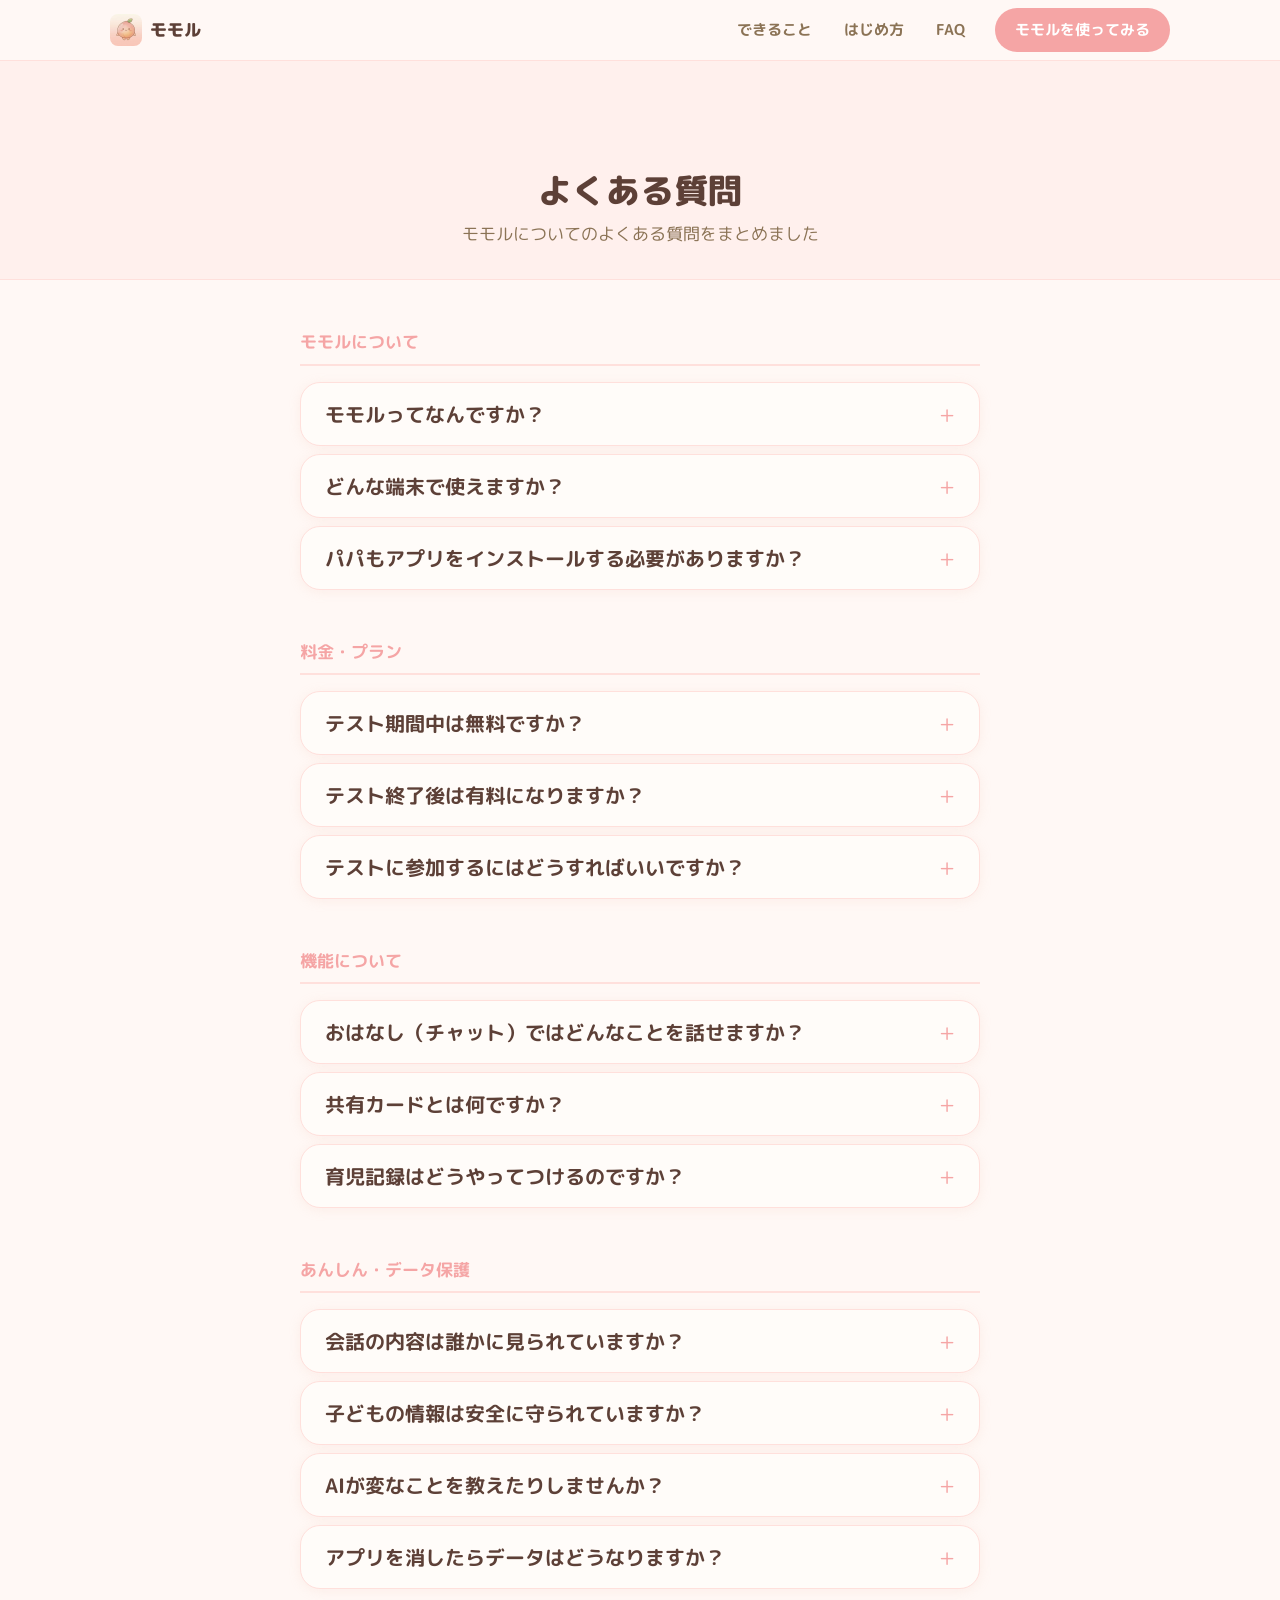
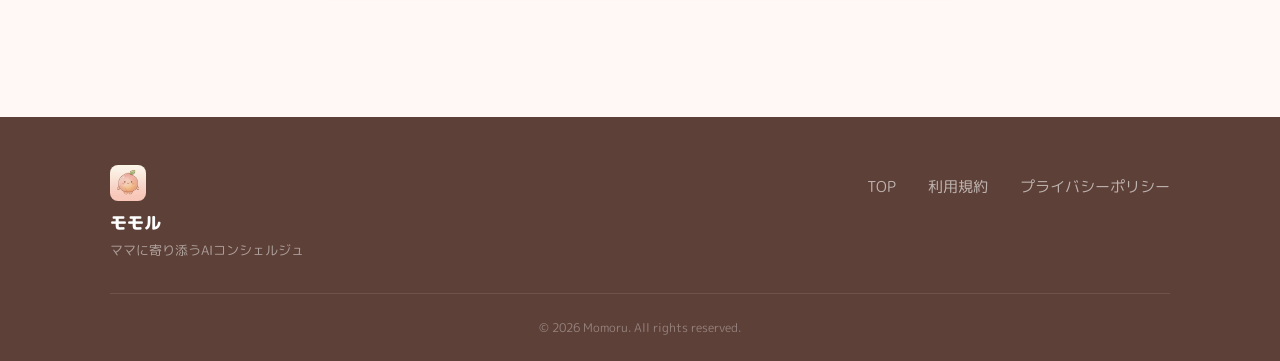
<file: faq.html>
<!DOCTYPE html>
<html lang="ja">
<head>
  <meta charset="UTF-8">
  <meta name="viewport" content="width=device-width, initial-scale=1.0">
  <title>よくある質問 - モモル</title>
  <meta name="description" content="モモルに関するよくある質問をまとめました。料金、使い方、データの安全性など。">
  <link rel="icon" type="image/png" href="images/icon.png">
  <link rel="preconnect" href="https://fonts.googleapis.com">
  <link rel="preconnect" href="https://fonts.gstatic.com" crossorigin>
  <link href="https://fonts.googleapis.com/css2?family=M+PLUS+Rounded+1c:wght@400;500;700;800&display=swap" rel="stylesheet">
  <link rel="stylesheet" href="style.css">
</head>
<body class="subpage-body">

  <!-- ナビバー（共通） -->
  <nav class="navbar" id="navbar">
    <div class="nav-inner">
      <a href="/" class="nav-logo">
        <img src="images/icon.png" alt="モモル" class="nav-logo-img">
        <span class="nav-logo-text">モモル</span>
      </a>
      <div class="nav-links">
        <a href="/#features" class="nav-link">できること</a>
        <a href="/#how-it-works" class="nav-link">はじめ方</a>
        <a href="/#faq" class="nav-link">FAQ</a>
      </div>
      <a href="/guide" class="nav-cta-btn">
        モモルを使ってみる
      </a>
      <button class="nav-hamburger" id="hamburger" aria-label="メニューを開く">
        <span></span><span></span><span></span>
      </button>
    </div>
    <div class="mobile-menu" id="mobileMenu">
      <a href="/#features" class="mobile-link">できること</a>
      <a href="/#how-it-works" class="mobile-link">はじめ方</a>
      <a href="/#faq" class="mobile-link">FAQ</a>
      <a href="/guide" class="mobile-cta-btn">
        モモルを使ってみる
      </a>
    </div>
  </nav>

  <!-- ページヘッダー -->
  <div class="subpage-hero">
    <h1>よくある質問</h1>
    <p>モモルについてのよくある質問をまとめました</p>
  </div>

  <!-- コンテンツ -->
  <div class="subpage-content">

    <!-- カテゴリ: モモルについて -->
    <div class="faq-page-section">
      <h2>モモルについて</h2>
      <div class="faq-list">
        <div class="faq-item">
          <button class="faq-question" aria-expanded="false">
            <span>モモルってなんですか？</span>
            <span class="faq-toggle">+</span>
          </button>
          <div class="faq-answer">
            <p>モモルは、育児中のママ・パパをサポートするAI育児コンシェルジュです。日々の育児の悩みや愚痴を聞いてくれたり、育児の記録を自動でつけてくれたり、パパに今日の様子をやさしく届けてくれます。</p>
          </div>
        </div>
        <div class="faq-item">
          <button class="faq-question" aria-expanded="false">
            <span>どんな端末で使えますか？</span>
            <span class="faq-toggle">+</span>
          </button>
          <div class="faq-answer">
            <p>現在はiOS端末（iPhone）でご利用いただけます。TestFlightアプリ経由でインストールしていただきます。Android版は今後対応予定です。</p>
          </div>
        </div>
        <div class="faq-item">
          <button class="faq-question" aria-expanded="false">
            <span>パパもアプリをインストールする必要がありますか？</span>
            <span class="faq-toggle">+</span>
          </button>
          <div class="faq-answer">
            <p>はい。パパにも同じ手順でモモルをインストールしていただき、ママの「マイページ」にある招待QRコードを読み取ることでパートナー連携ができます。連携すると、共有カードの確認やスタンプの送信ができるようになります。</p>
          </div>
        </div>
      </div>
    </div>

    <!-- カテゴリ: 料金・プラン -->
    <div class="faq-page-section">
      <h2>料金・プラン</h2>
      <div class="faq-list">
        <div class="faq-item">
          <button class="faq-question" aria-expanded="false">
            <span>テスト期間中は無料ですか？</span>
            <span class="faq-toggle">+</span>
          </button>
          <div class="faq-answer">
            <p>はい、テスト期間中はすべての機能を完全無料でご利用いただけます。テスト終了後に有料プランへの移行をご案内する予定ですが、強制ではありません。</p>
          </div>
        </div>
        <div class="faq-item">
          <button class="faq-question" aria-expanded="false">
            <span>テスト終了後は有料になりますか？</span>
            <span class="faq-toggle">+</span>
          </button>
          <div class="faq-answer">
            <p>テスト終了後に有料プランへの移行をご案内する予定です。料金詳細は正式リリース時にお知らせします。テスト期間中に有料プランへの自動移行はありません。</p>
          </div>
        </div>
        <div class="faq-item">
          <button class="faq-question" aria-expanded="false">
            <span>テストに参加するにはどうすればいいですか？</span>
            <span class="faq-toggle">+</span>
          </button>
          <div class="faq-answer">
            <p><a href="https://lin.ee/NxLDeRDX" target="_blank" rel="noopener" style="color: var(--primary); font-weight: 600;">LINE公式アカウント</a>を友達追加していただくと、TestFlightの招待リンクを自動でお届けします。</p>
          </div>
        </div>
      </div>
    </div>

    <!-- カテゴリ: 機能について -->
    <div class="faq-page-section">
      <h2>機能について</h2>
      <div class="faq-list">
        <div class="faq-item">
          <button class="faq-question" aria-expanded="false">
            <span>おはなし（チャット）ではどんなことを話せますか？</span>
            <span class="faq-toggle">+</span>
          </button>
          <div class="faq-answer">
            <p>育児の悩み、ちょっとした愚痴、嬉しかったこと、育児に関する相談など、なんでもお話しいただけます。モモルはあなたの気持ちに寄り添って、やさしく応えてくれます。</p>
          </div>
        </div>
        <div class="faq-item">
          <button class="faq-question" aria-expanded="false">
            <span>共有カードとは何ですか？</span>
            <span class="faq-toggle">+</span>
          </button>
          <div class="faq-answer">
            <p>ママとモモルの会話をもとに、その日の育児の様子をやさしくまとめたカードです。パートナー連携をしていると、パパのアプリに自動で届きます。パパはスタンプで気持ちを返すことができます。</p>
          </div>
        </div>
        <div class="faq-item">
          <button class="faq-question" aria-expanded="false">
            <span>育児記録はどうやってつけるのですか？</span>
            <span class="faq-toggle">+</span>
          </button>
          <div class="faq-answer">
            <p>モモルとの会話の中で、授乳・睡眠・離乳食などの情報が自動的に記録されます。手動で追加・修正することもできます。「レポート」タブから記録を確認できます。</p>
          </div>
        </div>
      </div>
    </div>

    <!-- カテゴリ: あんしん・データ保護 -->
    <div class="faq-page-section">
      <h2>あんしん・データ保護</h2>
      <div class="faq-list">
        <div class="faq-item">
          <button class="faq-question" aria-expanded="false">
            <span>会話の内容は誰かに見られていますか？</span>
            <span class="faq-toggle">+</span>
          </button>
          <div class="faq-answer">
            <p>会話データは端末内およびサーバー上に暗号化して保存されています。サーバー上のデータは暗号化されており、運営チームが会話の中身を読むことはありません。詳しくは<a href="/privacy" style="color: var(--primary); font-weight: 600;">プライバシーポリシー</a>をご確認ください。</p>
          </div>
        </div>
        <div class="faq-item">
          <button class="faq-question" aria-expanded="false">
            <span>子どもの情報は安全に守られていますか？</span>
            <span class="faq-toggle">+</span>
          </button>
          <div class="faq-answer">
            <p>お子さまの情報は適切なセキュリティ対策のもと保存しており、第三者への提供は一切行いません。個人情報の取り扱いについては<a href="/privacy" style="color: var(--primary); font-weight: 600;">プライバシーポリシー</a>に詳しく記載しています。</p>
          </div>
        </div>
        <div class="faq-item">
          <button class="faq-question" aria-expanded="false">
            <span>AIが変なことを教えたりしませんか？</span>
            <span class="faq-toggle">+</span>
          </button>
          <div class="faq-answer">
            <p>モモルは、不安をあおったり、危険な情報を伝えたりしないよう、やさしく寄り添う回答を心がけています。ただし、AIの回答はあくまで参考情報です。お子さまの健康に関する判断は、必ず医療の専門家にご相談ください。</p>
          </div>
        </div>
        <div class="faq-item">
          <button class="faq-question" aria-expanded="false">
            <span>アプリを消したらデータはどうなりますか？</span>
            <span class="faq-toggle">+</span>
          </button>
          <div class="faq-answer">
            <p>アプリを削除すると、端末内のデータは消去されます。ただし、会話履歴を含むデータはサーバー上に暗号化してバックアップされているため、再インストール・ログインすれば復元されます。完全にデータを削除したい場合は、アプリ内メニューの「退会」からお手続きください。</p>
          </div>
        </div>
      </div>
    </div>


  </div>

  <!-- フッター -->
  <footer class="footer">
    <div class="footer-inner">
      <div class="footer-top">
        <div class="footer-brand">
          <img src="images/icon.png" alt="モモル" class="footer-logo">
          <span class="footer-brand-name">モモル</span>
          <p class="footer-brand-desc">ママに寄り添うAIコンシェルジュ</p>
        </div>
        <div class="footer-links">
          <a href="/">TOP</a>
          <a href="/terms">利用規約</a>
          <a href="/privacy">プライバシーポリシー</a>
        </div>
      </div>
      <div class="footer-bottom">
        <p>&copy; 2026 Momoru. All rights reserved.</p>
      </div>
    </div>
  </footer>

  <!-- トップに戻るボタン -->
  <button class="scroll-to-top" id="scrollToTop" aria-label="ページトップに戻る">
    <svg viewBox="0 0 24 24"><polyline points="18 15 12 9 6 15"></polyline></svg>
  </button>

  <script src="script.js"></script>
</body>
</html>
</file>
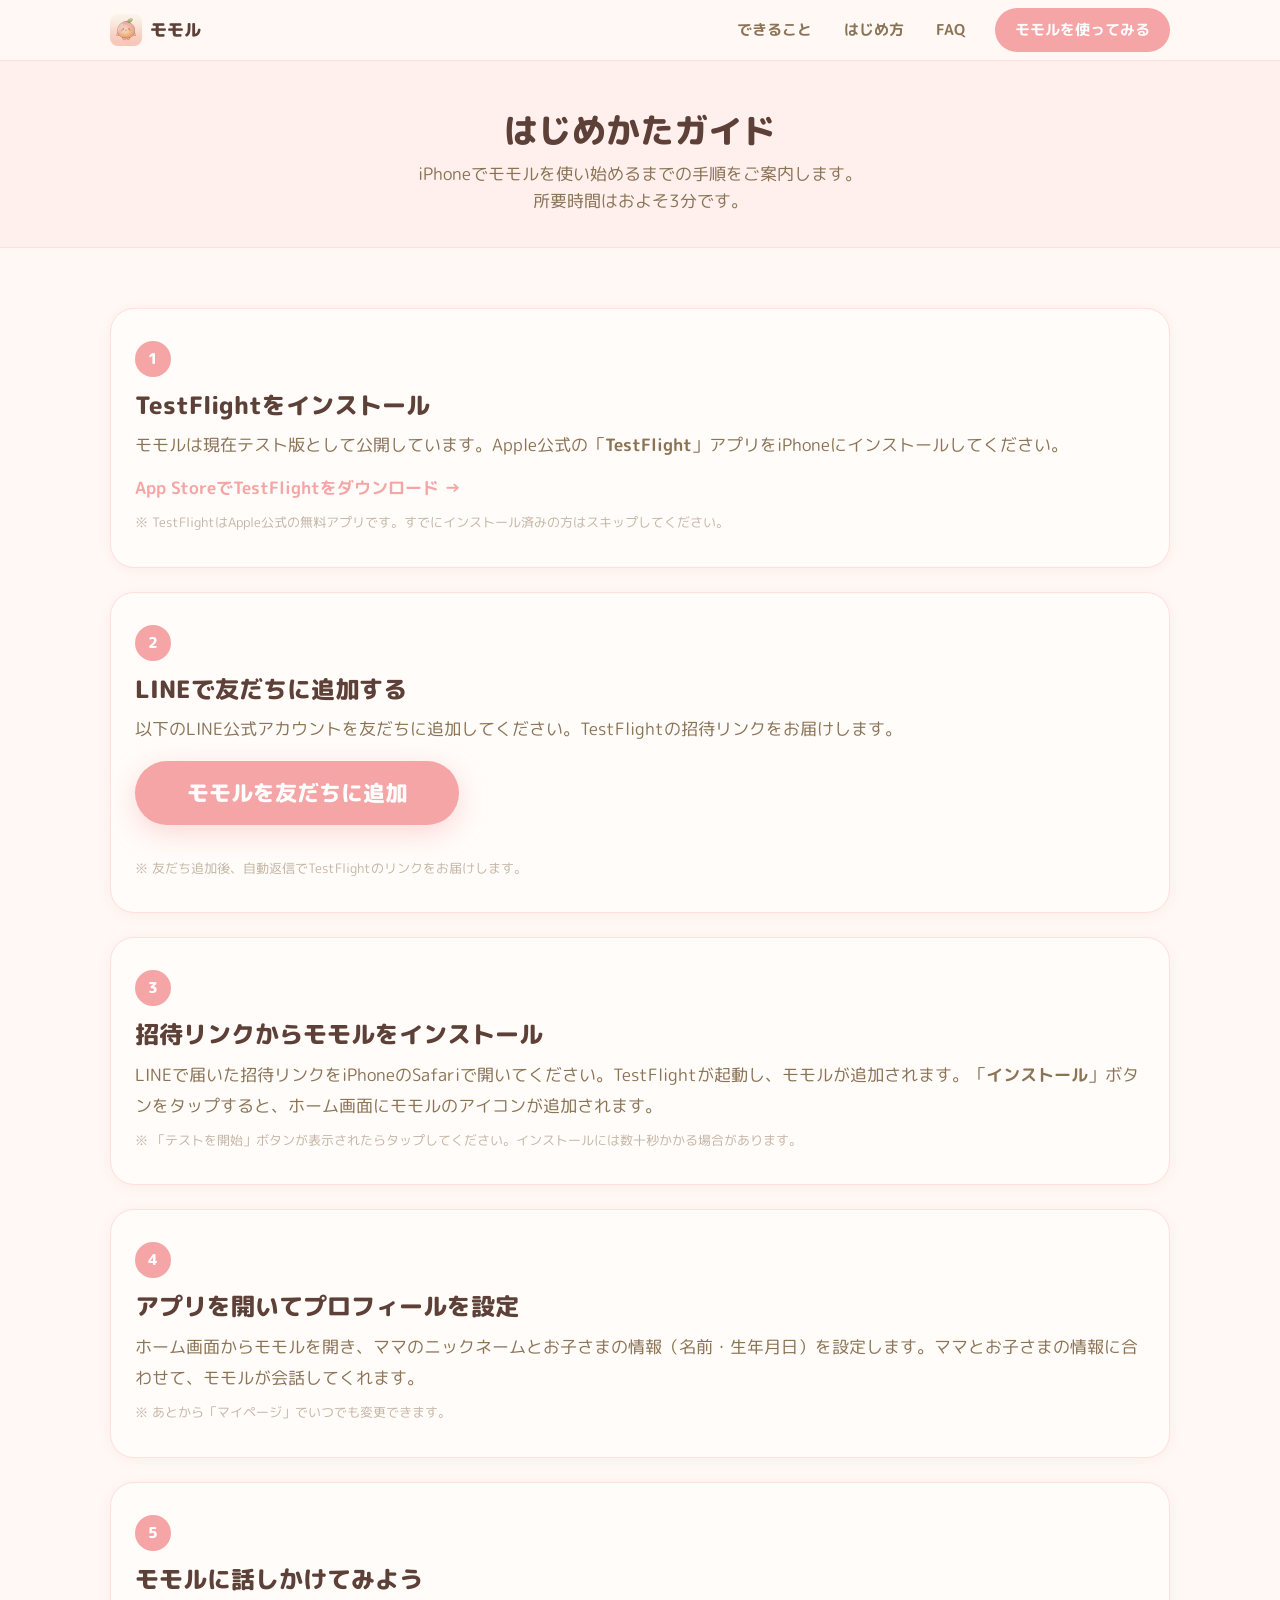
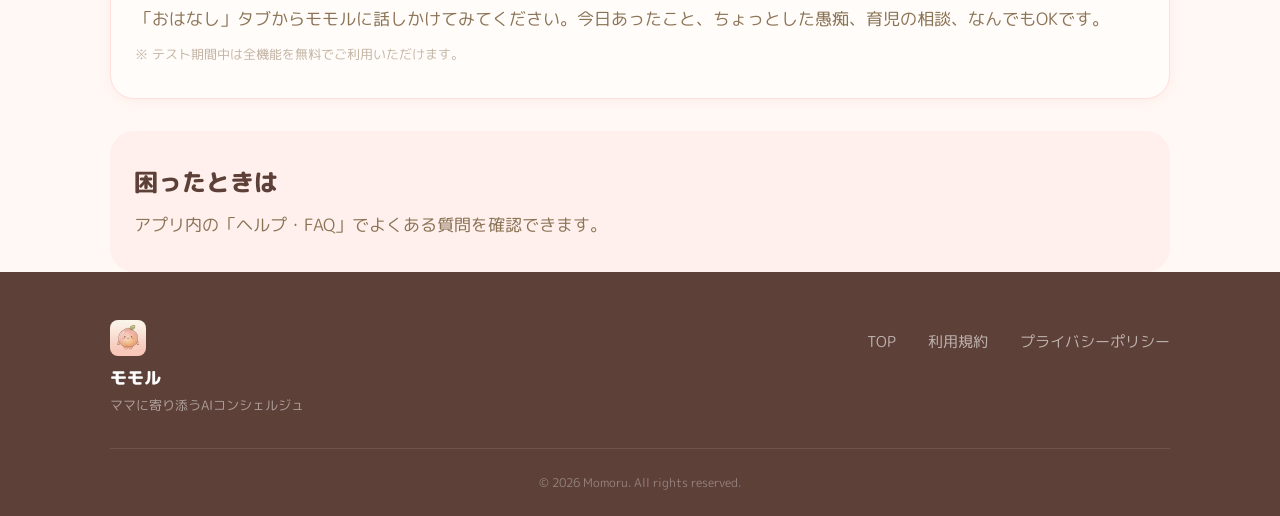
<file: guide.html>
<!DOCTYPE html>
<html lang="ja">
<head>
  <meta charset="UTF-8">
  <meta name="viewport" content="width=device-width, initial-scale=1.0">
  <title>はじめかたガイド - モモル</title>
  <meta name="description" content="モモルのインストール方法と使い始めるまでの手順をわかりやすくご案内します。">
  <link rel="icon" type="image/png" href="images/icon.png">
  <link rel="preconnect" href="https://fonts.googleapis.com">
  <link rel="preconnect" href="https://fonts.gstatic.com" crossorigin>
  <link href="https://fonts.googleapis.com/css2?family=M+PLUS+Rounded+1c:wght@400;500;700;800&display=swap" rel="stylesheet">
  <link rel="stylesheet" href="style.css">
</head>
<body>
  <!-- ナビバー -->
  <nav class="navbar" id="navbar">
    <div class="nav-inner">
      <a href="/" class="nav-logo">
        <img src="images/icon.png" alt="モモル" class="nav-logo-img">
        <span class="nav-logo-text">モモル</span>
      </a>
      <div class="nav-links">
        <a href="/#features" class="nav-link">できること</a>
        <a href="/#how-it-works" class="nav-link">はじめ方</a>
        <a href="/#faq" class="nav-link">FAQ</a>
      </div>
      <a href="/guide" class="nav-cta-btn">
        モモルを使ってみる
      </a>
      <button class="nav-hamburger" id="hamburger" aria-label="メニューを開く">
        <span></span><span></span><span></span>
      </button>
    </div>
    <div class="mobile-menu" id="mobileMenu">
      <a href="/#features" class="mobile-link">できること</a>
      <a href="/#how-it-works" class="mobile-link">はじめ方</a>
      <a href="/#faq" class="mobile-link">FAQ</a>
      <a href="/guide" class="mobile-cta-btn">
        モモルを使ってみる
      </a>
    </div>
  </nav>

  <!-- サブページヒーロー -->
  <section class="subpage-hero">
    <div class="section-inner">
      <h1 class="subpage-title">はじめかたガイド</h1>
      <p class="subpage-subtitle">iPhoneでモモルを使い始めるまでの手順をご案内します。<br>所要時間はおよそ3分です。</p>
    </div>
  </section>

  <!-- ガイド本文 -->
  <section class="subpage-body">
    <div class="section-inner">

      <!-- ステップ1: TestFlightインストール（B-13: 順番逆転） -->
      <div class="guide-step">
        <div class="guide-step-num">1</div>
        <h3>TestFlightをインストール</h3>
        <p>モモルは現在テスト版として公開しています。Apple公式の「<strong>TestFlight</strong>」アプリをiPhoneにインストールしてください。</p>
        <p class="guide-step-link"><a href="https://apps.apple.com/jp/app/testflight/id899247664" target="_blank" rel="noopener">App StoreでTestFlightをダウンロード →</a></p>
        <p class="guide-step-note">※ TestFlightはApple公式の無料アプリです。すでにインストール済みの方はスキップしてください。</p>
      </div>

      <!-- ステップ2: LINE友だち追加（B-13/B-14/B-15） -->
      <div class="guide-step">
        <div class="guide-step-num">2</div>
        <h3>LINEで友だちに追加する</h3>
        <p>以下のLINE公式アカウントを友だちに追加してください。TestFlightの招待リンクをお届けします。</p>
        <div class="guide-step-cta">
          <a href="https://lin.ee/NxLDeRDX" target="_blank" rel="noopener" class="cta-btn">モモルを友だちに追加</a>
        </div>
        <p class="guide-step-note">※ 友だち追加後、自動返信でTestFlightのリンクをお届けします。</p>
      </div>

      <!-- ステップ3: 招待リンクを開いてインストール（B-14: 旧3+4統合） -->
      <div class="guide-step">
        <div class="guide-step-num">3</div>
        <h3>招待リンクからモモルをインストール</h3>
        <p>LINEで届いた招待リンクをiPhoneのSafariで開いてください。TestFlightが起動し、モモルが追加されます。「<strong>インストール</strong>」ボタンをタップすると、ホーム画面にモモルのアイコンが追加されます。</p>
        <p class="guide-step-note">※ 「テストを開始」ボタンが表示されたらタップしてください。インストールには数十秒かかる場合があります。</p>
      </div>

      <!-- ステップ4: アプリを開いてプロフィール設定（B-16: ログイン認証なし→統合） -->
      <div class="guide-step">
        <div class="guide-step-num">4</div>
        <h3>アプリを開いてプロフィールを設定</h3>
        <p>ホーム画面からモモルを開き、ママのニックネームとお子さまの情報（名前・生年月日）を設定します。ママとお子さまの情報に合わせて、モモルが会話してくれます。</p>
        <p class="guide-step-note">※ あとから「マイページ」でいつでも変更できます。</p>
      </div>

      <!-- ステップ5: モモルに話しかける（B-17: テスト期間中の文言を※に） -->
      <div class="guide-step">
        <div class="guide-step-num">5</div>
        <h3>モモルに話しかけてみよう</h3>
        <p>「おはなし」タブからモモルに話しかけてみてください。今日あったこと、ちょっとした愚痴、育児の相談、なんでもOKです。</p>
        <p class="guide-step-note">※ テスト期間中は全機能を無料でご利用いただけます。</p>
      </div>

      <!-- B-18: パパの連携方法は削除 -->

      <!-- 困ったとき（B-19: 「解決しない場合は...」の一文を削除） -->
      <div class="guide-help">
        <h3>困ったときは</h3>
        <p>アプリ内の「ヘルプ・FAQ」でよくある質問を確認できます。</p>
      </div>

    </div>
  </section>

  <!-- フッター -->
  <footer class="footer">
    <div class="footer-inner">
      <div class="footer-top">
        <div class="footer-brand">
          <img src="images/icon.png" alt="モモル" class="footer-logo">
          <span class="footer-brand-name">モモル</span>
          <p class="footer-brand-desc">ママに寄り添うAIコンシェルジュ</p>
        </div>
        <div class="footer-links">
          <a href="/">TOP</a>
          <a href="/terms">利用規約</a>
          <a href="/privacy">プライバシーポリシー</a>
        </div>
      </div>
      <div class="footer-bottom">
        <p>&copy; 2026 Momoru. All rights reserved.</p>
      </div>
    </div>
  </footer>

  <!-- トップに戻るボタン -->
  <button class="scroll-to-top" id="scrollToTop" aria-label="ページトップに戻る">
    <svg viewBox="0 0 24 24"><polyline points="18 15 12 9 6 15"></polyline></svg>
  </button>

  <script src="script.js"></script>
</body>
</html>
</file>
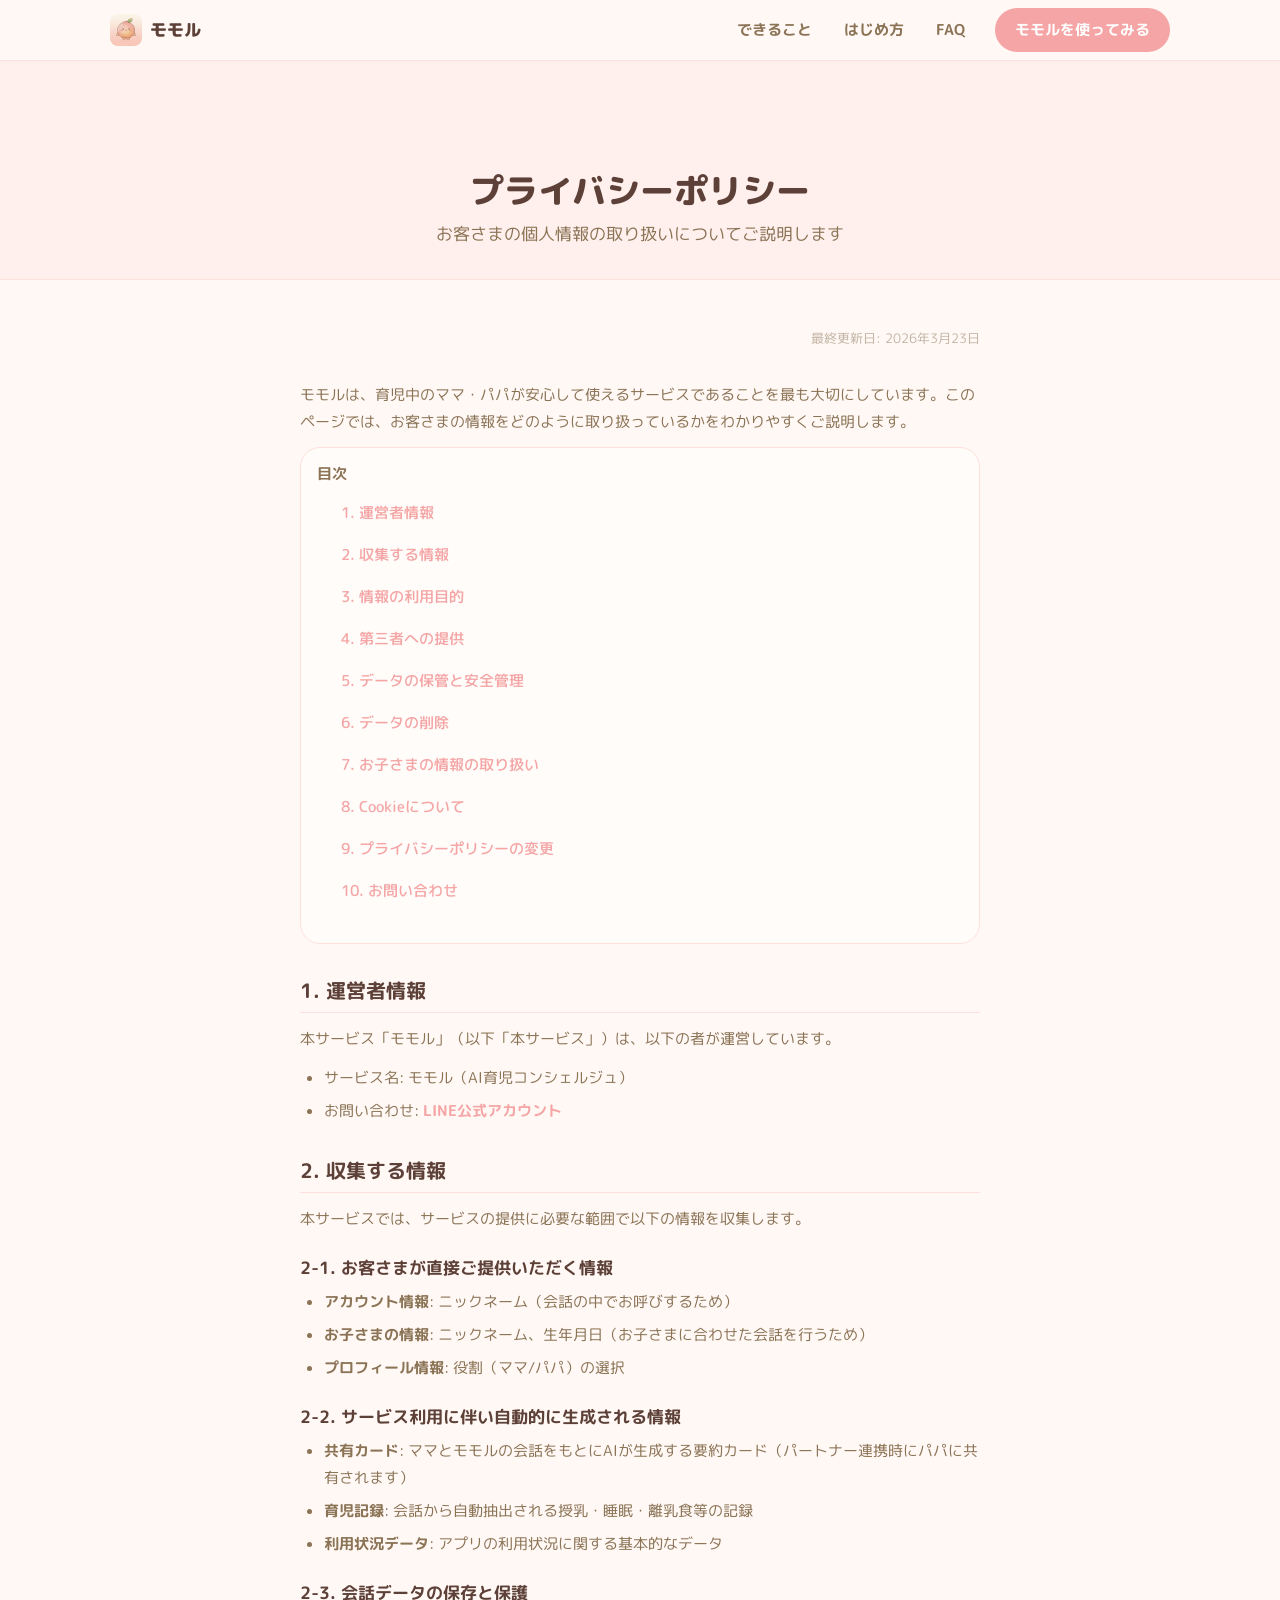
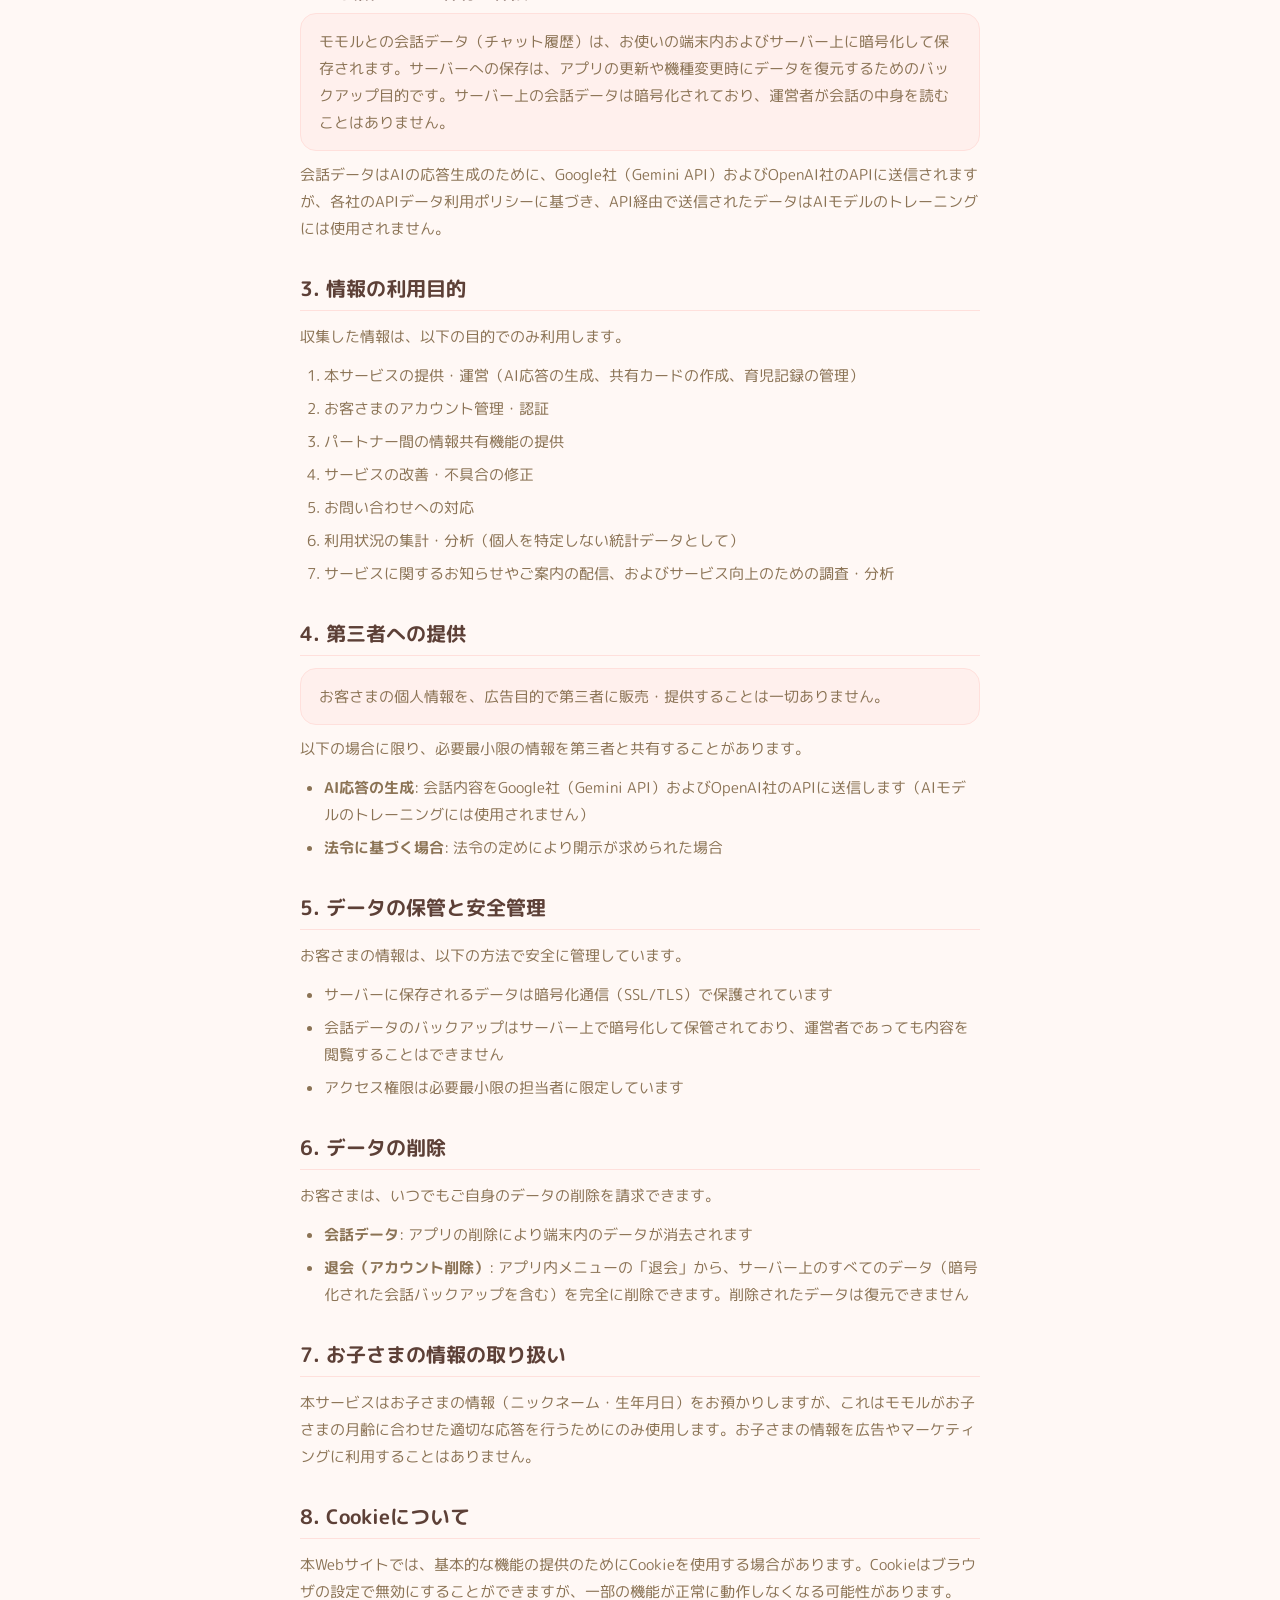
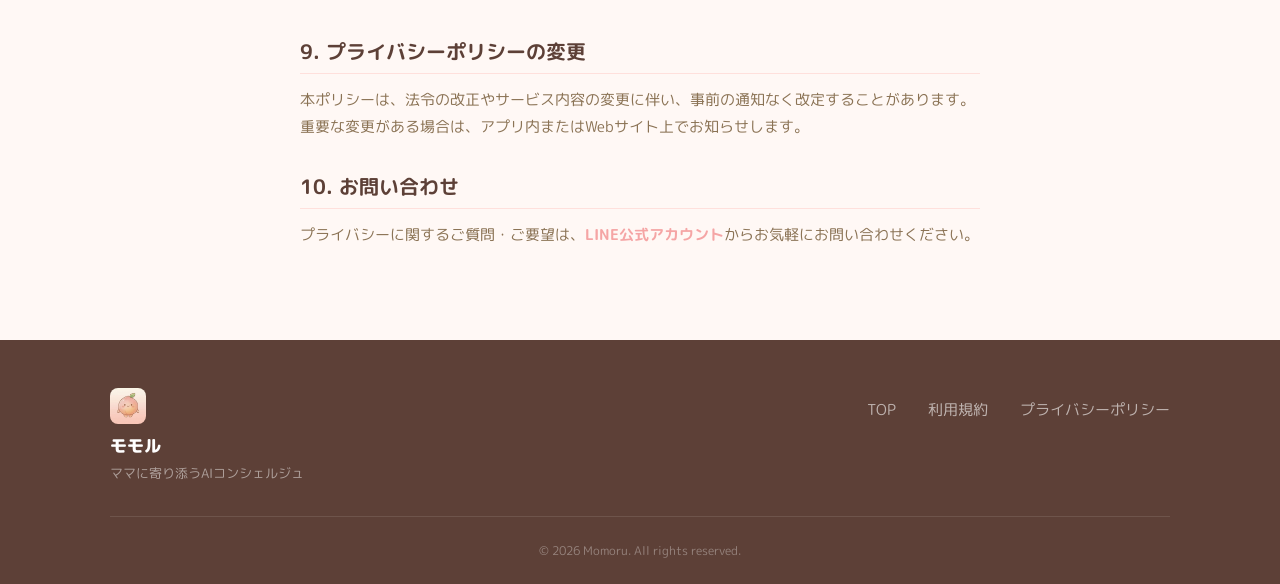
<file: privacy.html>
<!DOCTYPE html>
<html lang="ja">
<head>
  <meta charset="UTF-8">
  <meta name="viewport" content="width=device-width, initial-scale=1.0">
  <title>プライバシーポリシー - モモル</title>
  <meta name="description" content="モモルのプライバシーポリシー。お客さまの個人情報の取り扱いについてご説明します。">
  <link rel="icon" type="image/png" href="images/icon.png">
  <link rel="preconnect" href="https://fonts.googleapis.com">
  <link rel="preconnect" href="https://fonts.gstatic.com" crossorigin>
  <link href="https://fonts.googleapis.com/css2?family=M+PLUS+Rounded+1c:wght@400;500;700;800&display=swap" rel="stylesheet">
  <link rel="stylesheet" href="style.css">
</head>
<body class="subpage-body">

  <!-- ナビバー（共通） -->
  <nav class="navbar" id="navbar">
    <div class="nav-inner">
      <a href="/" class="nav-logo">
        <img src="images/icon.png" alt="モモル" class="nav-logo-img">
        <span class="nav-logo-text">モモル</span>
      </a>
      <div class="nav-links">
        <a href="/#features" class="nav-link">できること</a>
        <a href="/#how-it-works" class="nav-link">はじめ方</a>
        <a href="/#faq" class="nav-link">FAQ</a>
      </div>
      <a href="/guide" class="nav-cta-btn">
        モモルを使ってみる
      </a>
      <button class="nav-hamburger" id="hamburger" aria-label="メニューを開く">
        <span></span><span></span><span></span>
      </button>
    </div>
    <div class="mobile-menu" id="mobileMenu">
      <a href="/#features" class="mobile-link">できること</a>
      <a href="/#how-it-works" class="mobile-link">はじめ方</a>
      <a href="/#faq" class="mobile-link">FAQ</a>
      <a href="/guide" class="mobile-cta-btn">
        モモルを使ってみる
      </a>
    </div>
  </nav>

  <!-- ページヘッダー -->
  <div class="subpage-hero">
    <h1>プライバシーポリシー</h1>
    <p>お客さまの個人情報の取り扱いについてご説明します</p>
  </div>

  <!-- コンテンツ -->
  <div class="subpage-content">
    <p class="legal-date">最終更新日: 2026年3月23日</p>

    <div class="legal-content">

      <p>モモルは、育児中のママ・パパが安心して使えるサービスであることを最も大切にしています。このページでは、お客さまの情報をどのように取り扱っているかをわかりやすくご説明します。</p>

      <nav class="legal-toc">
        <p class="legal-toc-title">目次</p>
        <ul class="legal-toc-list">
          <li><a href="#privacy-1">1. 運営者情報</a></li>
          <li><a href="#privacy-2">2. 収集する情報</a></li>
          <li><a href="#privacy-3">3. 情報の利用目的</a></li>
          <li><a href="#privacy-4">4. 第三者への提供</a></li>
          <li><a href="#privacy-5">5. データの保管と安全管理</a></li>
          <li><a href="#privacy-6">6. データの削除</a></li>
          <li><a href="#privacy-7">7. お子さまの情報の取り扱い</a></li>
          <li><a href="#privacy-8">8. Cookieについて</a></li>
          <li><a href="#privacy-9">9. プライバシーポリシーの変更</a></li>
          <li><a href="#privacy-10">10. お問い合わせ</a></li>
        </ul>
      </nav>

      <h2 id="privacy-1">1. 運営者情報</h2>
      <p>本サービス「モモル」（以下「本サービス」）は、以下の者が運営しています。</p>
      <ul>
        <li>サービス名: モモル（AI育児コンシェルジュ）</li>
        <li>お問い合わせ: <a href="https://lin.ee/NxLDeRDX" target="_blank" rel="noopener" style="color: var(--primary); font-weight: 600;">LINE公式アカウント</a></li>
      </ul>

      <h2 id="privacy-2">2. 収集する情報</h2>
      <p>本サービスでは、サービスの提供に必要な範囲で以下の情報を収集します。</p>

      <h3>2-1. お客さまが直接ご提供いただく情報</h3>
      <ul>
        <li><strong>アカウント情報</strong>: ニックネーム（会話の中でお呼びするため）</li>
        <li><strong>お子さまの情報</strong>: ニックネーム、生年月日（お子さまに合わせた会話を行うため）</li>
        <li><strong>プロフィール情報</strong>: 役割（ママ/パパ）の選択</li>
      </ul>

      <h3>2-2. サービス利用に伴い自動的に生成される情報</h3>
      <ul>
        <li><strong>共有カード</strong>: ママとモモルの会話をもとにAIが生成する要約カード（パートナー連携時にパパに共有されます）</li>
        <li><strong>育児記録</strong>: 会話から自動抽出される授乳・睡眠・離乳食等の記録</li>
        <li><strong>利用状況データ</strong>: アプリの利用状況に関する基本的なデータ</li>
      </ul>

      <h3>2-3. 会話データの保存と保護</h3>
      <p style="background: var(--bg-elevated); border: 1.5px solid var(--border); border-radius: var(--r-md); padding: 14px 18px; margin-bottom: 10px;">
        モモルとの会話データ（チャット履歴）は、お使いの端末内およびサーバー上に暗号化して保存されます。サーバーへの保存は、アプリの更新や機種変更時にデータを復元するためのバックアップ目的です。サーバー上の会話データは暗号化されており、運営者が会話の中身を読むことはありません。
      </p>
      <p>会話データはAIの応答生成のために、Google社（Gemini API）およびOpenAI社のAPIに送信されますが、各社のAPIデータ利用ポリシーに基づき、API経由で送信されたデータはAIモデルのトレーニングには使用されません。</p>

      <h2 id="privacy-3">3. 情報の利用目的</h2>
      <p>収集した情報は、以下の目的でのみ利用します。</p>
      <ol>
        <li>本サービスの提供・運営（AI応答の生成、共有カードの作成、育児記録の管理）</li>
        <li>お客さまのアカウント管理・認証</li>
        <li>パートナー間の情報共有機能の提供</li>
        <li>サービスの改善・不具合の修正</li>
        <li>お問い合わせへの対応</li>
        <li>利用状況の集計・分析（個人を特定しない統計データとして）</li>
        <li>サービスに関するお知らせやご案内の配信、およびサービス向上のための調査・分析</li>
      </ol>

      <h2 id="privacy-4">4. 第三者への提供</h2>
      <p style="background: var(--bg-elevated); border: 1.5px solid var(--border); border-radius: var(--r-md); padding: 14px 18px; margin-bottom: 10px;">
        お客さまの個人情報を、広告目的で第三者に販売・提供することは一切ありません。
      </p>
      <p>以下の場合に限り、必要最小限の情報を第三者と共有することがあります。</p>
      <ul>
        <li><strong>AI応答の生成</strong>: 会話内容をGoogle社（Gemini API）およびOpenAI社のAPIに送信します（AIモデルのトレーニングには使用されません）</li>
        <li><strong>法令に基づく場合</strong>: 法令の定めにより開示が求められた場合</li>
      </ul>

      <h2 id="privacy-5">5. データの保管と安全管理</h2>
      <p>お客さまの情報は、以下の方法で安全に管理しています。</p>
      <ul>
        <li>サーバーに保存されるデータは暗号化通信（SSL/TLS）で保護されています</li>
        <li>会話データのバックアップはサーバー上で暗号化して保管されており、運営者であっても内容を閲覧することはできません</li>
        <li>アクセス権限は必要最小限の担当者に限定しています</li>
      </ul>

      <h2 id="privacy-6">6. データの削除</h2>
      <p>お客さまは、いつでもご自身のデータの削除を請求できます。</p>
      <ul>
        <li><strong>会話データ</strong>: アプリの削除により端末内のデータが消去されます</li>
        <li><strong>退会（アカウント削除）</strong>: アプリ内メニューの「退会」から、サーバー上のすべてのデータ（暗号化された会話バックアップを含む）を完全に削除できます。削除されたデータは復元できません</li>
      </ul>

      <h2 id="privacy-7">7. お子さまの情報の取り扱い</h2>
      <p>本サービスはお子さまの情報（ニックネーム・生年月日）をお預かりしますが、これはモモルがお子さまの月齢に合わせた適切な応答を行うためにのみ使用します。お子さまの情報を広告やマーケティングに利用することはありません。</p>

      <h2 id="privacy-8">8. Cookieについて</h2>
      <p>本Webサイトでは、基本的な機能の提供のためにCookieを使用する場合があります。Cookieはブラウザの設定で無効にすることができますが、一部の機能が正常に動作しなくなる可能性があります。</p>

      <h2 id="privacy-9">9. プライバシーポリシーの変更</h2>
      <p>本ポリシーは、法令の改正やサービス内容の変更に伴い、事前の通知なく改定することがあります。重要な変更がある場合は、アプリ内またはWebサイト上でお知らせします。</p>

      <h2 id="privacy-10">10. お問い合わせ</h2>
      <p>プライバシーに関するご質問・ご要望は、<a href="https://lin.ee/NxLDeRDX" target="_blank" rel="noopener" style="color: var(--primary); font-weight: 600;">LINE公式アカウント</a>からお気軽にお問い合わせください。</p>

    </div>
  </div>

  <!-- フッター -->
  <footer class="footer">
    <div class="footer-inner">
      <div class="footer-top">
        <div class="footer-brand">
          <img src="images/icon.png" alt="モモル" class="footer-logo">
          <span class="footer-brand-name">モモル</span>
          <p class="footer-brand-desc">ママに寄り添うAIコンシェルジュ</p>
        </div>
        <div class="footer-links">
          <a href="/">TOP</a>
          <a href="/terms">利用規約</a>
          <a href="/privacy">プライバシーポリシー</a>
        </div>
      </div>
      <div class="footer-bottom">
        <p>&copy; 2026 Momoru. All rights reserved.</p>
      </div>
    </div>
  </footer>

  <!-- トップに戻るボタン -->
  <button class="scroll-to-top" id="scrollToTop" aria-label="ページトップに戻る">
    <svg viewBox="0 0 24 24"><polyline points="18 15 12 9 6 15"></polyline></svg>
  </button>

  <script src="script.js"></script>
</body>
</html>
</file>
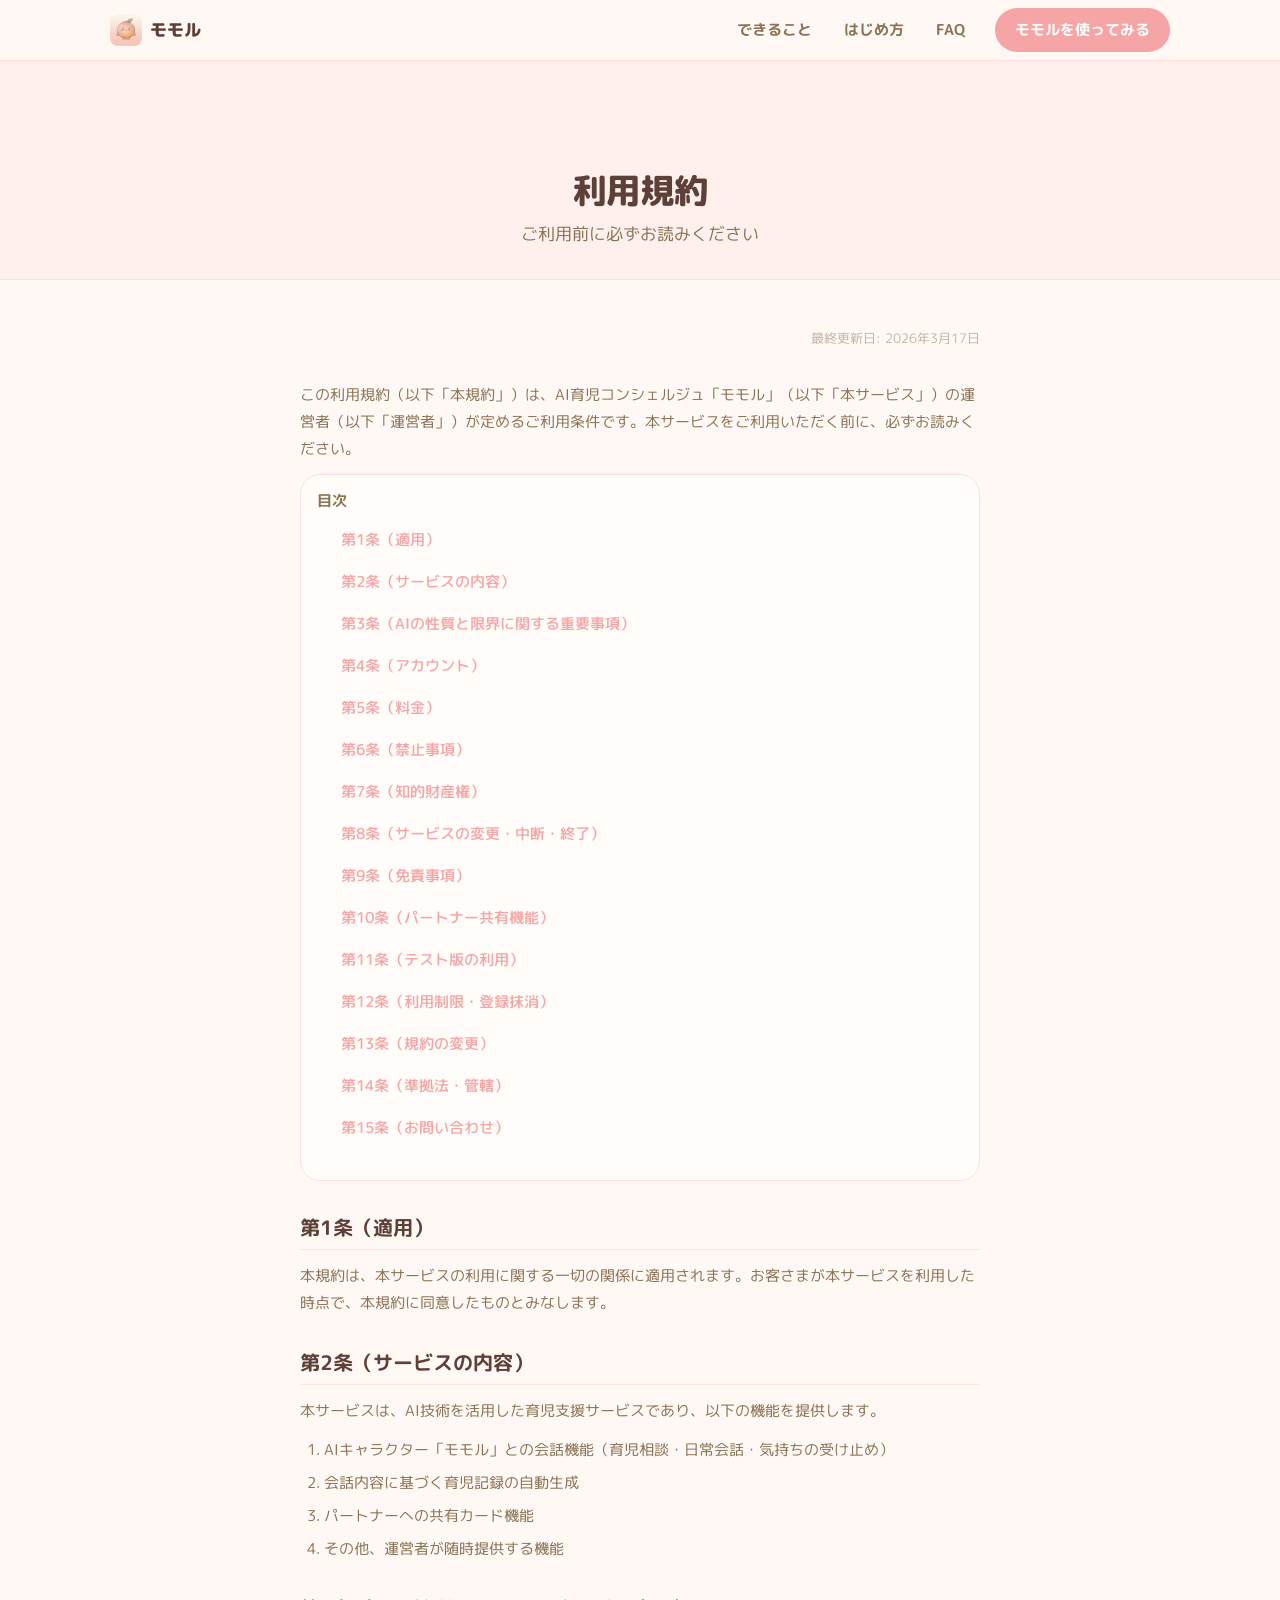
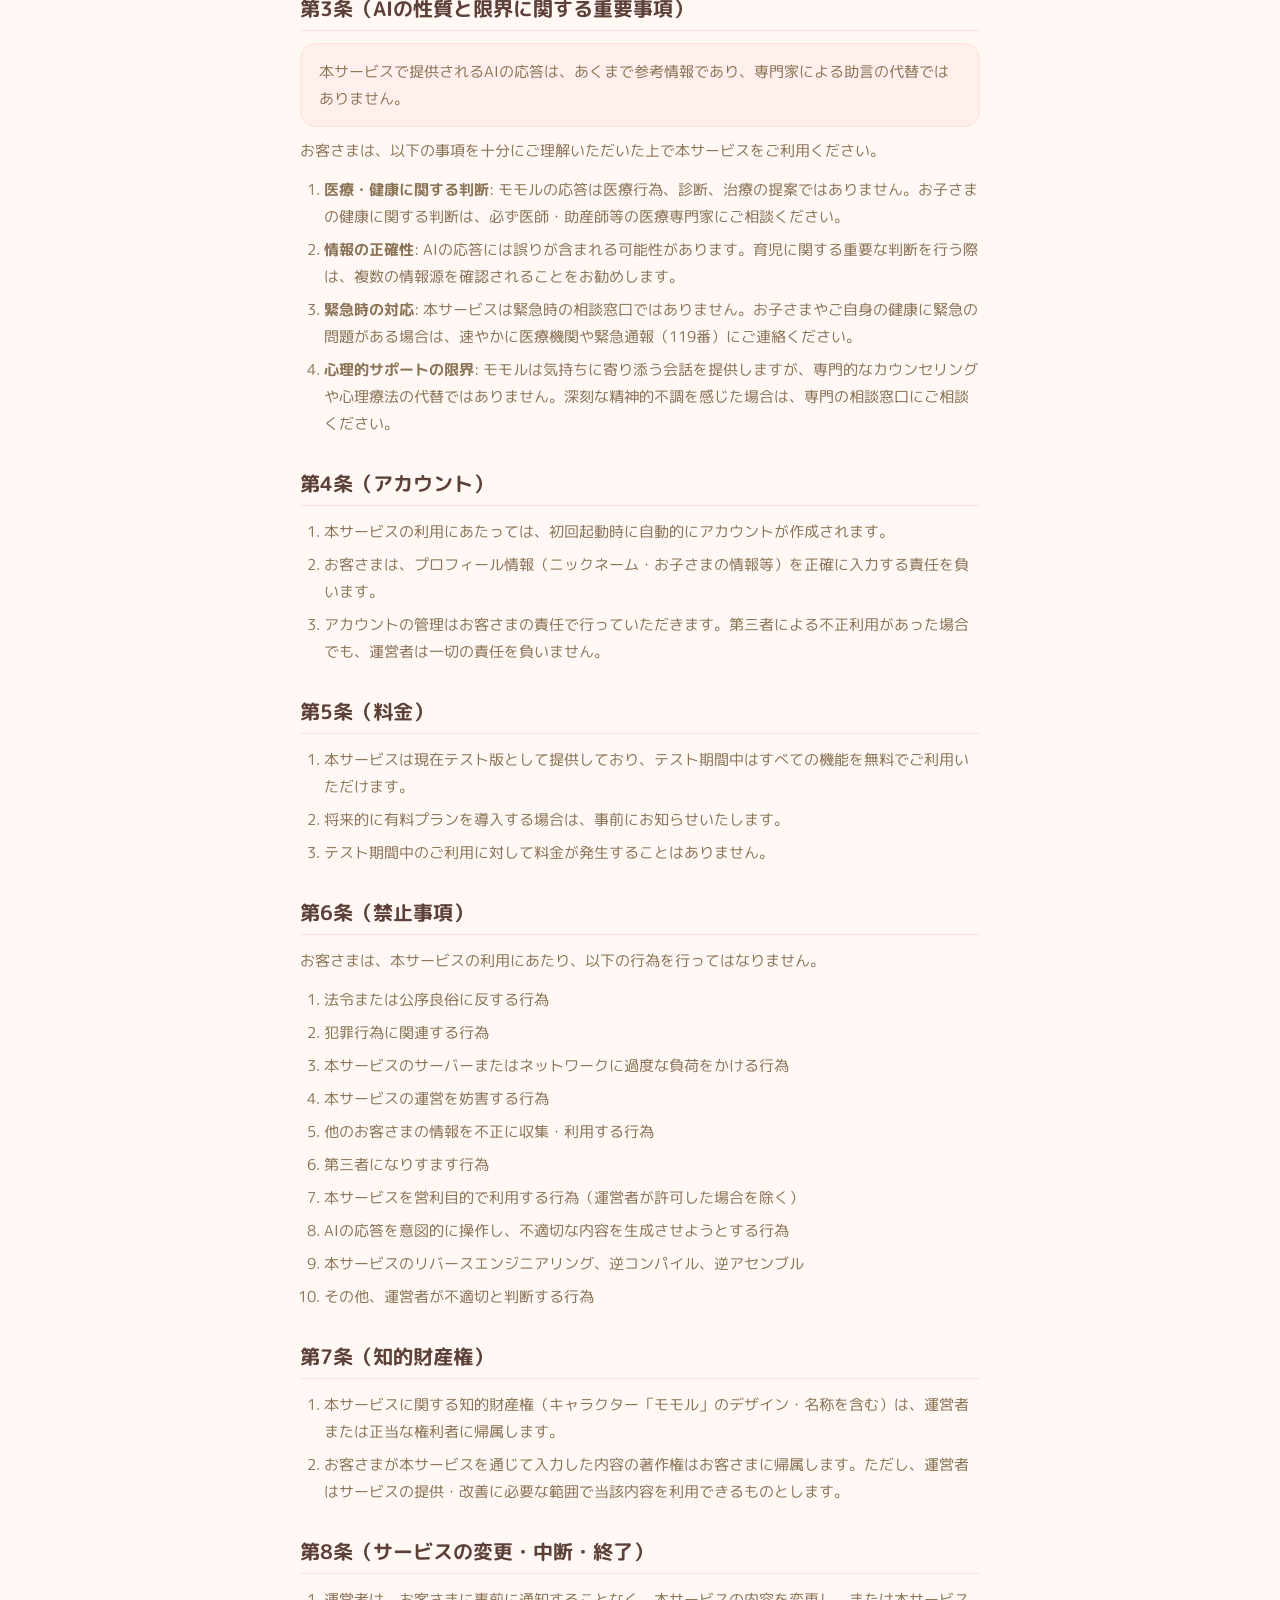
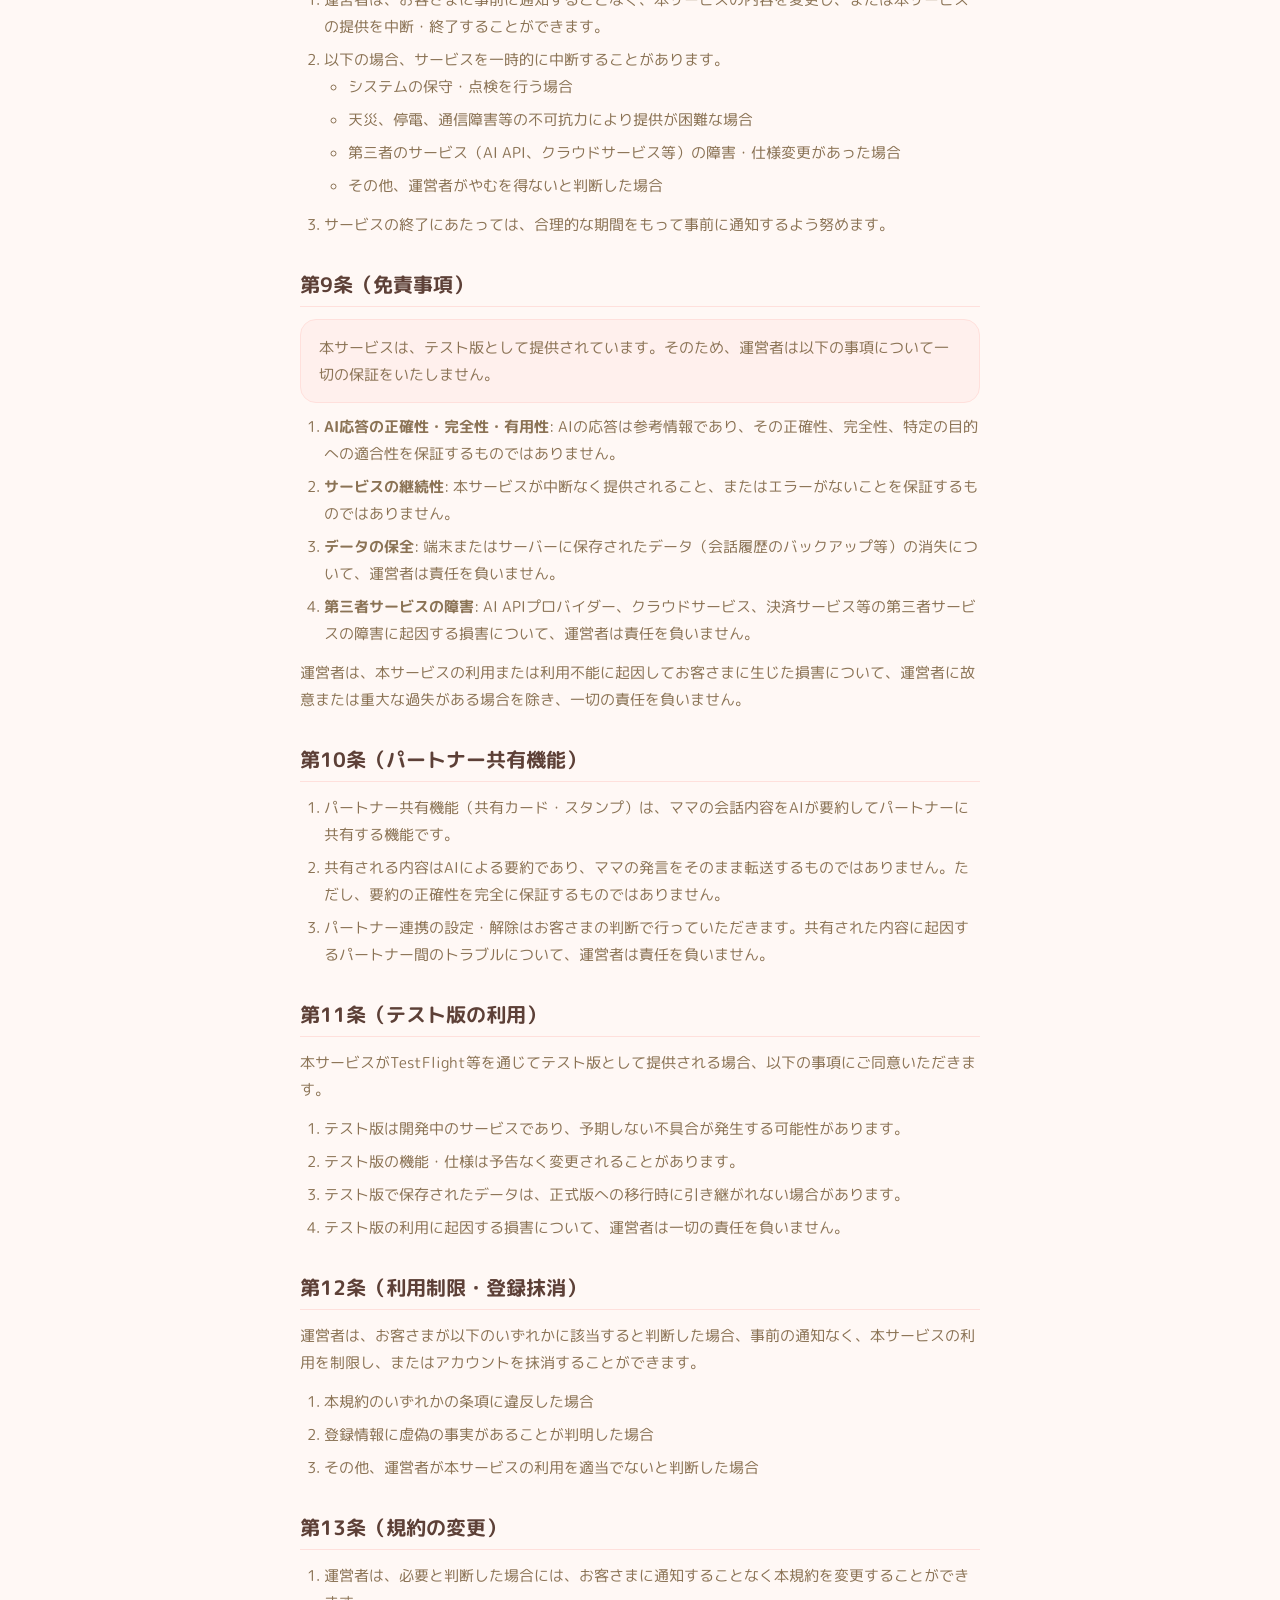
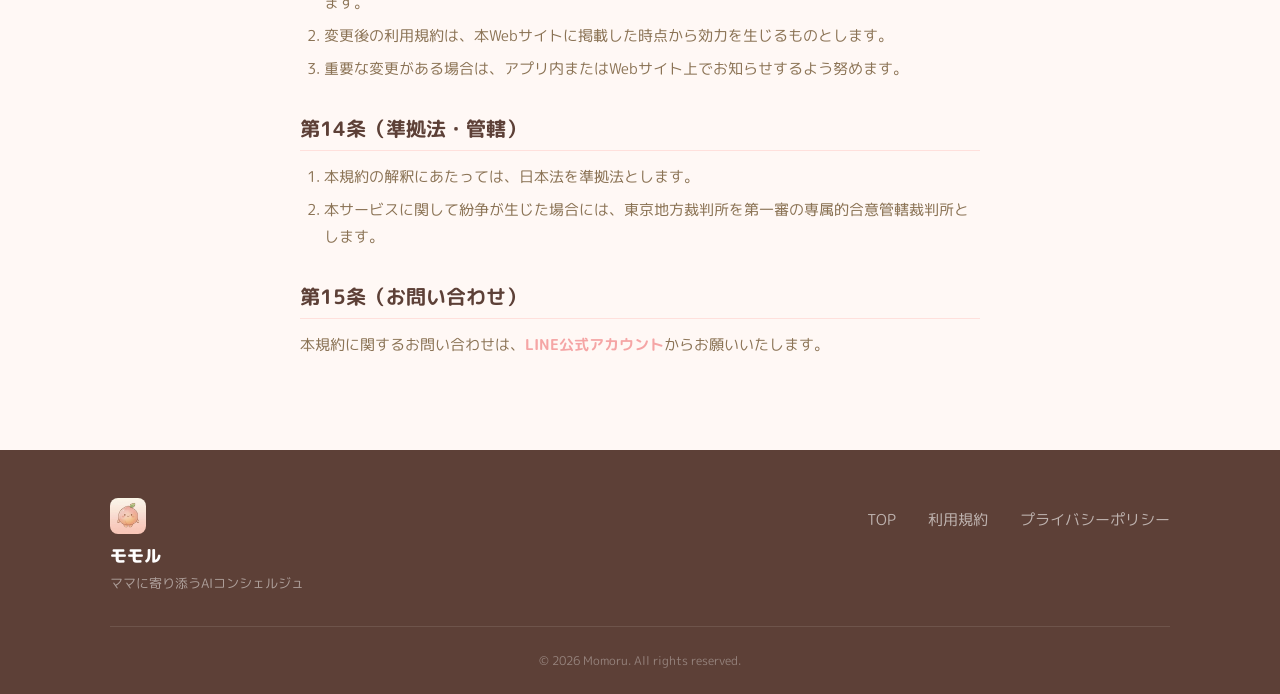
<file: terms.html>
<!DOCTYPE html>
<html lang="ja">
<head>
  <meta charset="UTF-8">
  <meta name="viewport" content="width=device-width, initial-scale=1.0">
  <title>利用規約 - モモル</title>
  <meta name="description" content="モモルの利用規約です。ご利用前に必ずお読みください。">
  <link rel="icon" type="image/png" href="images/icon.png">
  <link rel="preconnect" href="https://fonts.googleapis.com">
  <link rel="preconnect" href="https://fonts.gstatic.com" crossorigin>
  <link href="https://fonts.googleapis.com/css2?family=M+PLUS+Rounded+1c:wght@400;500;700;800&display=swap" rel="stylesheet">
  <link rel="stylesheet" href="style.css">
</head>
<body class="subpage-body">

  <!-- ナビバー（共通） -->
  <nav class="navbar" id="navbar">
    <div class="nav-inner">
      <a href="/" class="nav-logo">
        <img src="images/icon.png" alt="モモル" class="nav-logo-img">
        <span class="nav-logo-text">モモル</span>
      </a>
      <div class="nav-links">
        <a href="/#features" class="nav-link">できること</a>
        <a href="/#how-it-works" class="nav-link">はじめ方</a>
        <a href="/#faq" class="nav-link">FAQ</a>
      </div>
      <a href="/guide" class="nav-cta-btn">
        モモルを使ってみる
      </a>
      <button class="nav-hamburger" id="hamburger" aria-label="メニューを開く">
        <span></span><span></span><span></span>
      </button>
    </div>
    <div class="mobile-menu" id="mobileMenu">
      <a href="/#features" class="mobile-link">できること</a>
      <a href="/#how-it-works" class="mobile-link">はじめ方</a>
      <a href="/#faq" class="mobile-link">FAQ</a>
      <a href="/guide" class="mobile-cta-btn">
        モモルを使ってみる
      </a>
    </div>
  </nav>

  <!-- ページヘッダー -->
  <div class="subpage-hero">
    <h1>利用規約</h1>
    <p>ご利用前に必ずお読みください</p>
  </div>

  <!-- コンテンツ -->
  <div class="subpage-content">
    <p class="legal-date">最終更新日: 2026年3月17日</p>

    <div class="legal-content">

      <p>この利用規約（以下「本規約」）は、AI育児コンシェルジュ「モモル」（以下「本サービス」）の運営者（以下「運営者」）が定めるご利用条件です。本サービスをご利用いただく前に、必ずお読みください。</p>

      <nav class="legal-toc">
        <p class="legal-toc-title">目次</p>
        <ul class="legal-toc-list">
          <li><a href="#terms-1">第1条（適用）</a></li>
          <li><a href="#terms-2">第2条（サービスの内容）</a></li>
          <li><a href="#terms-3">第3条（AIの性質と限界に関する重要事項）</a></li>
          <li><a href="#terms-4">第4条（アカウント）</a></li>
          <li><a href="#terms-5">第5条（料金）</a></li>
          <li><a href="#terms-6">第6条（禁止事項）</a></li>
          <li><a href="#terms-7">第7条（知的財産権）</a></li>
          <li><a href="#terms-8">第8条（サービスの変更・中断・終了）</a></li>
          <li><a href="#terms-9">第9条（免責事項）</a></li>
          <li><a href="#terms-10">第10条（パートナー共有機能）</a></li>
          <li><a href="#terms-11">第11条（テスト版の利用）</a></li>
          <li><a href="#terms-12">第12条（利用制限・登録抹消）</a></li>
          <li><a href="#terms-13">第13条（規約の変更）</a></li>
          <li><a href="#terms-14">第14条（準拠法・管轄）</a></li>
          <li><a href="#terms-15">第15条（お問い合わせ）</a></li>
        </ul>
      </nav>

      <h2 id="terms-1">第1条（適用）</h2>
      <p>本規約は、本サービスの利用に関する一切の関係に適用されます。お客さまが本サービスを利用した時点で、本規約に同意したものとみなします。</p>

      <h2 id="terms-2">第2条（サービスの内容）</h2>
      <p>本サービスは、AI技術を活用した育児支援サービスであり、以下の機能を提供します。</p>
      <ol>
        <li>AIキャラクター「モモル」との会話機能（育児相談・日常会話・気持ちの受け止め）</li>
        <li>会話内容に基づく育児記録の自動生成</li>
        <li>パートナーへの共有カード機能</li>
        <li>その他、運営者が随時提供する機能</li>
      </ol>

      <h2 id="terms-3">第3条（AIの性質と限界に関する重要事項）</h2>
      <p style="background: var(--bg-elevated); border: 1.5px solid var(--border); border-radius: var(--r-md); padding: 14px 18px; margin-bottom: 10px;">
        本サービスで提供されるAIの応答は、あくまで参考情報であり、専門家による助言の代替ではありません。
      </p>
      <p>お客さまは、以下の事項を十分にご理解いただいた上で本サービスをご利用ください。</p>
      <ol>
        <li><strong>医療・健康に関する判断</strong>: モモルの応答は医療行為、診断、治療の提案ではありません。お子さまの健康に関する判断は、必ず医師・助産師等の医療専門家にご相談ください。</li>
        <li><strong>情報の正確性</strong>: AIの応答には誤りが含まれる可能性があります。育児に関する重要な判断を行う際は、複数の情報源を確認されることをお勧めします。</li>
        <li><strong>緊急時の対応</strong>: 本サービスは緊急時の相談窓口ではありません。お子さまやご自身の健康に緊急の問題がある場合は、速やかに医療機関や緊急通報（119番）にご連絡ください。</li>
        <li><strong>心理的サポートの限界</strong>: モモルは気持ちに寄り添う会話を提供しますが、専門的なカウンセリングや心理療法の代替ではありません。深刻な精神的不調を感じた場合は、専門の相談窓口にご相談ください。</li>
      </ol>

      <h2 id="terms-4">第4条（アカウント）</h2>
      <ol>
        <li>本サービスの利用にあたっては、初回起動時に自動的にアカウントが作成されます。</li>
        <li>お客さまは、プロフィール情報（ニックネーム・お子さまの情報等）を正確に入力する責任を負います。</li>
        <li>アカウントの管理はお客さまの責任で行っていただきます。第三者による不正利用があった場合でも、運営者は一切の責任を負いません。</li>
      </ol>

      <h2 id="terms-5">第5条（料金）</h2>
      <ol>
        <li>本サービスは現在テスト版として提供しており、テスト期間中はすべての機能を無料でご利用いただけます。</li>
        <li>将来的に有料プランを導入する場合は、事前にお知らせいたします。</li>
        <li>テスト期間中のご利用に対して料金が発生することはありません。</li>
      </ol>

      <h2 id="terms-6">第6条（禁止事項）</h2>
      <p>お客さまは、本サービスの利用にあたり、以下の行為を行ってはなりません。</p>
      <ol>
        <li>法令または公序良俗に反する行為</li>
        <li>犯罪行為に関連する行為</li>
        <li>本サービスのサーバーまたはネットワークに過度な負荷をかける行為</li>
        <li>本サービスの運営を妨害する行為</li>
        <li>他のお客さまの情報を不正に収集・利用する行為</li>
        <li>第三者になりすます行為</li>
        <li>本サービスを営利目的で利用する行為（運営者が許可した場合を除く）</li>
        <li>AIの応答を意図的に操作し、不適切な内容を生成させようとする行為</li>
        <li>本サービスのリバースエンジニアリング、逆コンパイル、逆アセンブル</li>
        <li>その他、運営者が不適切と判断する行為</li>
      </ol>

      <h2 id="terms-7">第7条（知的財産権）</h2>
      <ol>
        <li>本サービスに関する知的財産権（キャラクター「モモル」のデザイン・名称を含む）は、運営者または正当な権利者に帰属します。</li>
        <li>お客さまが本サービスを通じて入力した内容の著作権はお客さまに帰属します。ただし、運営者はサービスの提供・改善に必要な範囲で当該内容を利用できるものとします。</li>
      </ol>

      <h2 id="terms-8">第8条（サービスの変更・中断・終了）</h2>
      <ol>
        <li>運営者は、お客さまに事前に通知することなく、本サービスの内容を変更し、または本サービスの提供を中断・終了することができます。</li>
        <li>以下の場合、サービスを一時的に中断することがあります。
          <ul>
            <li>システムの保守・点検を行う場合</li>
            <li>天災、停電、通信障害等の不可抗力により提供が困難な場合</li>
            <li>第三者のサービス（AI API、クラウドサービス等）の障害・仕様変更があった場合</li>
            <li>その他、運営者がやむを得ないと判断した場合</li>
          </ul>
        </li>
        <li>サービスの終了にあたっては、合理的な期間をもって事前に通知するよう努めます。</li>
      </ol>

      <h2 id="terms-9">第9条（免責事項）</h2>
      <p style="background: var(--bg-elevated); border: 1.5px solid var(--border); border-radius: var(--r-md); padding: 14px 18px; margin-bottom: 10px;">
        本サービスは、テスト版として提供されています。そのため、運営者は以下の事項について一切の保証をいたしません。
      </p>
      <ol>
        <li><strong>AI応答の正確性・完全性・有用性</strong>: AIの応答は参考情報であり、その正確性、完全性、特定の目的への適合性を保証するものではありません。</li>
        <li><strong>サービスの継続性</strong>: 本サービスが中断なく提供されること、またはエラーがないことを保証するものではありません。</li>
        <li><strong>データの保全</strong>: 端末またはサーバーに保存されたデータ（会話履歴のバックアップ等）の消失について、運営者は責任を負いません。</li>
        <li><strong>第三者サービスの障害</strong>: AI APIプロバイダー、クラウドサービス、決済サービス等の第三者サービスの障害に起因する損害について、運営者は責任を負いません。</li>
      </ol>
      <p>運営者は、本サービスの利用または利用不能に起因してお客さまに生じた損害について、運営者に故意または重大な過失がある場合を除き、一切の責任を負いません。</p>

      <h2 id="terms-10">第10条（パートナー共有機能）</h2>
      <ol>
        <li>パートナー共有機能（共有カード・スタンプ）は、ママの会話内容をAIが要約してパートナーに共有する機能です。</li>
        <li>共有される内容はAIによる要約であり、ママの発言をそのまま転送するものではありません。ただし、要約の正確性を完全に保証するものではありません。</li>
        <li>パートナー連携の設定・解除はお客さまの判断で行っていただきます。共有された内容に起因するパートナー間のトラブルについて、運営者は責任を負いません。</li>
      </ol>

      <h2 id="terms-11">第11条（テスト版の利用）</h2>
      <p>本サービスがTestFlight等を通じてテスト版として提供される場合、以下の事項にご同意いただきます。</p>
      <ol>
        <li>テスト版は開発中のサービスであり、予期しない不具合が発生する可能性があります。</li>
        <li>テスト版の機能・仕様は予告なく変更されることがあります。</li>
        <li>テスト版で保存されたデータは、正式版への移行時に引き継がれない場合があります。</li>
        <li>テスト版の利用に起因する損害について、運営者は一切の責任を負いません。</li>
      </ol>

      <h2 id="terms-12">第12条（利用制限・登録抹消）</h2>
      <p>運営者は、お客さまが以下のいずれかに該当すると判断した場合、事前の通知なく、本サービスの利用を制限し、またはアカウントを抹消することができます。</p>
      <ol>
        <li>本規約のいずれかの条項に違反した場合</li>
        <li>登録情報に虚偽の事実があることが判明した場合</li>
        <li>その他、運営者が本サービスの利用を適当でないと判断した場合</li>
      </ol>

      <h2 id="terms-13">第13条（規約の変更）</h2>
      <ol>
        <li>運営者は、必要と判断した場合には、お客さまに通知することなく本規約を変更することができます。</li>
        <li>変更後の利用規約は、本Webサイトに掲載した時点から効力を生じるものとします。</li>
        <li>重要な変更がある場合は、アプリ内またはWebサイト上でお知らせするよう努めます。</li>
      </ol>

      <h2 id="terms-14">第14条（準拠法・管轄）</h2>
      <ol>
        <li>本規約の解釈にあたっては、日本法を準拠法とします。</li>
        <li>本サービスに関して紛争が生じた場合には、東京地方裁判所を第一審の専属的合意管轄裁判所とします。</li>
      </ol>

      <h2 id="terms-15">第15条（お問い合わせ）</h2>
      <p>本規約に関するお問い合わせは、<a href="https://lin.ee/NxLDeRDX" target="_blank" rel="noopener" style="color: var(--primary); font-weight: 600;">LINE公式アカウント</a>からお願いいたします。</p>

    </div>
  </div>

  <!-- フッター -->
  <footer class="footer">
    <div class="footer-inner">
      <div class="footer-top">
        <div class="footer-brand">
          <img src="images/icon.png" alt="モモル" class="footer-logo">
          <span class="footer-brand-name">モモル</span>
          <p class="footer-brand-desc">ママに寄り添うAIコンシェルジュ</p>
        </div>
        <div class="footer-links">
          <a href="/">TOP</a>
          <a href="/terms">利用規約</a>
          <a href="/privacy">プライバシーポリシー</a>
        </div>
      </div>
      <div class="footer-bottom">
        <p>&copy; 2026 Momoru. All rights reserved.</p>
      </div>
    </div>
  </footer>

  <!-- トップに戻るボタン -->
  <button class="scroll-to-top" id="scrollToTop" aria-label="ページトップに戻る">
    <svg viewBox="0 0 24 24"><polyline points="18 15 12 9 6 15"></polyline></svg>
  </button>

  <script src="script.js"></script>
</body>
</html>
</file>
<file: style.css>
/* ============================================
   モモル LP - スタイルシート
   カラーシステム: アプリ constants/theme.ts と統一
   タイポグラフィ: Apple HIG準拠（iOS Dynamic Type基準）
   ============================================ */

/* Google Fonts */
@import url('https://fonts.googleapis.com/css2?family=M+PLUS+Rounded+1c:wght@400;500;700;800&display=swap');

/* ============ CSS変数（theme.ts と同一） ============ */
:root {
  /* プライマリカラー */
  --primary:        #F5A5A5;
  --primary-dark:   #e88e8e;
  --primary-light:  #FDDCB5;

  /* テキスト */
  --text:           #5D4037;
  --text-sub:       #8B7355;
  --text-muted:     #C4B5A5;

  /* 背景 */
  --bg:             #FFF8F5;
  --bg-card:        #FFFCF9;
  --bg-elevated:    #FFF0ED;
  --bg-warm:        #FFFCF9;

  /* ボーダー */
  --border:         #FFE0DC;
  --border-light:   #FFF0ED;

  /* シャドウ */
  --shadow-sm:      0 2px 8px rgba(240,192,176,0.15);
  --shadow-md:      0 4px 16px rgba(240,192,176,0.22);
  --shadow-card:    0 2px 12px rgba(240,192,176,0.18);

  /* フォント */
  --font: 'M PLUS Rounded 1c', 'Hiragino Maru Gothic ProN', 'Hiragino Sans', sans-serif;

  /* 角丸 */
  --r-sm:  12px;
  --r-md:  16px;
  --r-lg:  20px;
  --r-xl:  24px;
  --r-pill: 9999px;

  /* ============ HIG準拠 タイポグラフィスケール ============ */
  /* iOS Dynamic Type (Large = default) に準拠 */
  --text-large-title: 34px;   /* Large Title */
  --text-title1:      28px;   /* Title 1 */
  --text-title2:      22px;   /* Title 2 */
  --text-title3:      20px;   /* Title 3 */
  --text-headline:    17px;   /* Headline (semibold) */
  --text-body:        17px;   /* Body */
  --text-callout:     16px;   /* Callout */
  --text-subhead:     15px;   /* Subhead */
  --text-footnote:    13px;   /* Footnote */
  --text-caption1:    12px;   /* Caption 1 */
  --text-caption2:    11px;   /* Caption 2 (最小) */

  /* ============ HIG準拠 余白スケール ============ */
  --space-xs:   8px;
  --space-sm:   12px;
  --space-md:   16px;
  --space-lg:   24px;
  --space-xl:   32px;
  --space-2xl:  48px;
  --space-3xl:  64px;
  --space-4xl:  80px;

  /* タッチターゲット最小サイズ */
  --touch-target: 44px;

  /* コンテンツ最大幅 */
  --max-width: 1000px;

  /* 画面端マージン */
  --page-margin: 20px;
}

/* ============ リセット & ベース ============ */
*, *::before, *::after { box-sizing: border-box; margin: 0; padding: 0; }
html {
  scroll-behavior: smooth;
  font-size: 16px; /* ブラウザデフォルト維持 */
  -webkit-text-size-adjust: 100%;
}
body {
  font-family: var(--font);
  background: var(--bg);
  color: var(--text);
  font-size: var(--text-body);
  line-height: 1.6;  /* HIG: Body line-height ≈ 1.5〜1.6 */
  overflow-x: hidden;
  -webkit-font-smoothing: antialiased;
  -moz-osx-font-smoothing: grayscale;
}
img { max-width: 100%; height: auto; display: block; }
a { text-decoration: none; color: inherit; }
.pc-br { display: none; } /* PC版のみ表示される改行 */

/* ============ ナビバー（全ページ共通） ============ */
.navbar {
  position: fixed;
  top: 0; left: 0; right: 0;
  z-index: 1000;
  background: rgba(255, 248, 245, 0.94);
  backdrop-filter: blur(12px);
  -webkit-backdrop-filter: blur(12px);
  border-bottom: 1px solid var(--border);
  transition: box-shadow 0.3s;
}
.navbar.scrolled { box-shadow: var(--shadow-md); }

.nav-inner {
  max-width: var(--max-width);
  margin: 0 auto;
  padding: 0 var(--page-margin);
  height: 60px; /* HIG: ナビバー高さ 44pt以上 */
  display: flex;
  align-items: center;
  gap: var(--space-md);
}

.nav-logo {
  display: flex;
  align-items: center;
  gap: var(--space-xs);
  flex-shrink: 0;
  min-height: var(--touch-target); /* タッチターゲット確保 */
}
.nav-logo-img { width: 32px; height: 32px; border-radius: 8px; object-fit: cover; }
.nav-logo-text {
  font-size: var(--text-headline); /* 17px */
  font-weight: 800;
  color: var(--text);
}

.nav-links {
  display: flex;
  gap: 4px;
  margin-left: auto;
}
.nav-link {
  padding: 10px 14px; /* タッチターゲット: 高さ44px確保 */
  min-height: var(--touch-target);
  display: inline-flex;
  align-items: center;
  border-radius: var(--r-pill);
  font-size: var(--text-subhead); /* 15px */
  font-weight: 600;
  color: var(--text-sub);
  transition: background 0.2s, color 0.2s;
}
.nav-link:hover { background: var(--bg-elevated); color: var(--primary); }

.nav-cta-btn {
  display: inline-flex;
  align-items: center;
  gap: 6px;
  padding: 0 20px;
  height: var(--touch-target); /* 44px: HIG最小タッチターゲット */
  background: var(--primary);
  color: #fff;
  border-radius: var(--r-pill);
  font-size: var(--text-subhead); /* 15px */
  font-weight: 700;
  white-space: nowrap;
  flex-shrink: 0;
  transition: opacity 0.2s, transform 0.15s;
}
.nav-cta-btn:hover { opacity: 0.85; transform: translateY(-1px); }

.nav-hamburger {
  display: none;
  flex-direction: column;
  gap: 5px;
  background: none;
  border: none;
  cursor: pointer;
  padding: 10px; /* タッチターゲット確保 */
  margin-left: auto;
  min-width: var(--touch-target);
  min-height: var(--touch-target);
  align-items: center;
  justify-content: center;
}
.nav-hamburger span {
  display: block;
  width: 24px;
  height: 2px;
  background: var(--text);
  border-radius: 2px;
  transition: all 0.3s;
}

/* モバイルメニュー */
.mobile-menu {
  display: none;
  flex-direction: column;
  gap: 0;
  padding: var(--space-xs) var(--page-margin) var(--space-lg);
  border-top: 1px solid var(--border);
  background: rgba(255, 248, 245, 0.98);
}
.mobile-menu.open { display: flex; }
.mobile-link {
  padding: 14px 0; /* タッチターゲット: 高さ44px以上 */
  min-height: var(--touch-target);
  display: flex;
  align-items: center;
  font-size: var(--text-subhead); /* 15px */
  font-weight: 600;
  color: var(--text-sub);
  border-bottom: 1px solid var(--border-light);
  transition: color 0.2s;
}
.mobile-link:last-of-type { border-bottom: none; }
.mobile-link:hover { color: var(--primary); }
.mobile-cta-btn {
  display: flex;
  align-items: center;
  justify-content: center;
  gap: var(--space-xs);
  margin-top: var(--space-sm);
  height: 52px; /* モバイルCTAは大きめに */
  background: var(--primary);
  color: #fff;
  border-radius: var(--r-pill);
  font-size: var(--text-headline); /* 17px */
  font-weight: 700;
}

/* ============ セクション共通 ============ */
.section-inner {
  max-width: var(--max-width);
  margin: 0 auto;
  padding: 0 var(--page-margin);
}

.section-label {
  display: inline-block;
  font-size: var(--text-footnote); /* 13px */
  font-weight: 700;
  color: var(--primary);
  letter-spacing: 0.08em;
  margin-bottom: var(--space-xs);
}
.section-label-center { display: block; text-align: center; }

.section-title {
  font-size: clamp(var(--text-title2), 4vw, var(--text-title1)); /* 22px〜28px */
  font-weight: 800;
  color: var(--text);
  line-height: 1.3; /* HIG: 見出しは1.2〜1.3 */
  margin-bottom: var(--space-2xl); /* 48px */
}
.section-title-center { text-align: center; }

/* ============ ヒーロー ============ */
.hero {
  position: relative;
  min-height: 100dvh;
  display: flex;
  align-items: center;
  justify-content: center;
  padding: 80px var(--page-margin) var(--space-lg);
  overflow: hidden;
  background: var(--bg);
}

/* 絵本風背景装飾（IGアセット使用） */
.hero-deco { position: absolute; inset: 0; pointer-events: none; overflow: hidden; }

.deco-img {
  position: absolute;
  pointer-events: none;
  user-select: none;
  opacity: 0.45;
}

/* 雲 — 大きめにして端からはみ出させ、自然な奥行き感を出す */
.deco-cloud-tl { top: 2%;  left: -3%;  width: 180px; animation: floatSlow 12s ease-in-out infinite; }
.deco-cloud-tr { top: 6%;  right: -4%; width: 160px; animation: floatSlow 14s ease-in-out infinite 3s; }
.deco-cloud-bl { bottom: 14%; left: -2%; width: 120px; animation: floatSlow 11s ease-in-out infinite 1s; }
.deco-cloud-br { bottom: 18%; right: -3%; width: 150px; animation: floatSlow 13s ease-in-out infinite 4s; }

/* 星 */
.deco-star-tl  { top: 14%; left: 10%;  width: 34px; animation: twinkle 3s ease-in-out infinite; }
.deco-star-tr  { top: 9%;  right: 14%; width: 26px; animation: twinkle 4s ease-in-out infinite 1s; }
.deco-star-ml  { top: 32%; left: 5%;   width: 22px; animation: twinkle 3.5s ease-in-out infinite 0.5s; }
.deco-star-mr  { top: 22%; right: 7%;  width: 30px; animation: twinkle 5s ease-in-out infinite 2s; }
.deco-star-bl  { bottom: 32%; left: 9%;  width: 20px; animation: twinkle 4s ease-in-out infinite 1.5s; }
.deco-star-br  { bottom: 28%; right: 11%; width: 24px; animation: twinkle 3s ease-in-out infinite 0.8s; }

/* 植物・装飾 — opacityを少し上げて存在感を保ちつつ馴染ませる */
.deco-leaf-l  { bottom: 0; left: -1%;  width: 100px; opacity: 0.5; }
.deco-leaf-r  { bottom: 0; right: -1%; width: 100px; opacity: 0.5; }
.deco-berry   { top: 52%; left: 1%;   width: 60px;  opacity: 0.4; }
.deco-flower  { top: 38%; right: 2%;  width: 40px;  opacity: 0.35; animation: twinkle 8s ease-in-out infinite; }

@keyframes floatSlow {
  0%, 100% { transform: translateY(0); }
  50% { transform: translateY(-6px); }
}
@keyframes twinkle {
  0%, 100% { opacity: 1; transform: scale(1); }
  50% { opacity: 0.65; transform: scale(0.9); }
}
@keyframes float {
  0%, 100% { transform: translateY(0); }
  50% { transform: translateY(-14px); }
}

/* ヒーローコンテンツ */
.hero-inner {
  position: relative;
  z-index: 1;
  display: flex;
  flex-direction: column;
  align-items: center;
  text-align: center;
  max-width: 640px;
}

.hero-test-badge {
  display: inline-block;
  background: var(--bg-elevated);
  color: var(--primary);
  border: 1.5px solid var(--border);
  border-radius: var(--r-pill);
  padding: 6px 20px;
  font-size: var(--text-footnote); /* 13px */
  font-weight: 700;
  margin-bottom: var(--space-sm); /* 12px */
  letter-spacing: 0.04em;
}

/* ヒーロータイトル（ぴよログ参考サイズ感） */
.hero-label {
  font-size: clamp(var(--text-callout), 3.5vw, var(--text-title3)); /* 16px〜20px */
  font-weight: 700;
  color: var(--text-sub);
  margin-bottom: 2px;
  letter-spacing: 0.06em;
  line-height: 1.4;
  white-space: nowrap;
}

.hero-title {
  font-size: clamp(var(--text-title1), 8vw, 52px); /* 28px〜52px: ぴよログ参考 */
  font-weight: 800;
  color: var(--primary);
  line-height: 1.15;
  margin-bottom: var(--space-sm); /* 12px */
  letter-spacing: 0.02em;
}

.hero-catch {
  font-size: clamp(var(--text-title3), 4vw, var(--text-title2)); /* 20px〜22px */
  font-weight: 800;
  color: var(--text);
  margin-bottom: var(--space-xs); /* 8px */
  line-height: 1.4;
}

.hero-target {
  font-size: var(--text-subhead); /* 15px */
  font-weight: 600;
  color: var(--text-sub);
  margin-bottom: var(--space-md); /* 16px */
  line-height: 1.5;
}

.hero-cta {
  display: inline-flex;
  align-items: center;
  gap: 10px;
  padding: 0 40px;
  height: 56px; /* HIG: 主要CTAは44px以上、メインCTAは大きめに */
  background: var(--primary);
  color: #fff;
  border-radius: var(--r-pill);
  font-size: var(--text-headline); /* 17px */
  font-weight: 800;
  box-shadow: 0 6px 24px rgba(245,165,165,0.4);
  transition: background 0.2s, transform 0.15s, box-shadow 0.2s;
  margin-bottom: var(--space-sm); /* 12px */
}
.hero-cta:hover {
  background: var(--primary-dark);
  transform: translateY(-2px);
  box-shadow: 0 10px 32px rgba(245,165,165,0.5);
}

.hero-cta-note {
  font-size: var(--text-caption1); /* 12px */
  color: var(--text-muted);
  font-weight: 500;
  line-height: 1.5;
}

/* ============ モモルって？ ============ */
.about {
  padding: var(--space-4xl) 0; /* 80px */
  background: var(--bg);
}

.about-grid {
  display: grid;
  grid-template-columns: 1fr 1.4fr;
  gap: var(--space-3xl); /* 64px */
  align-items: center;
}

.about-visual { text-align: center; }
.about-img {
  width: clamp(140px, 22vw, 200px);
  margin: 0 auto;
  filter: drop-shadow(0 4px 16px rgba(245,165,165,0.25));
  animation: float 5s ease-in-out infinite;
}

.about-title {
  font-size: clamp(var(--text-title3), 3.5vw, var(--text-title1)); /* 20px〜28px */
  font-weight: 800;
  color: var(--text);
  line-height: 1.3;
  margin-bottom: var(--space-md); /* 16px */
}
.about-desc {
  font-size: var(--text-subhead); /* 15px */
  color: var(--text-sub);
  line-height: 1.8; /* 本文は広めの行間 */
  margin-bottom: var(--space-xl); /* 32px */
}
.about-momo-image {
  text-align: center;
}
.about-momo-img {
  width: clamp(180px, 28vw, 260px);
  margin: 0 auto;
  filter: drop-shadow(0 4px 16px rgba(245,165,165,0.25));
}
.about-tags {
  display: flex;
  flex-wrap: wrap;
  gap: var(--space-xs); /* 8px */
}
.about-tag {
  display: inline-block;
  background: var(--bg-elevated);
  color: var(--primary);
  border: 1.5px solid var(--border);
  border-radius: var(--r-pill);
  padding: 6px 16px; /* タッチターゲット考慮 */
  font-size: var(--text-footnote); /* 13px */
  font-weight: 700;
}

/* ============ 特徴セクション ============ */
.features {
  padding: var(--space-4xl) 0; /* 80px */
  background: var(--bg-card);
}

.features-grid {
  display: grid;
  grid-template-columns: repeat(2, 1fr);
  gap: var(--space-lg); /* 24px */
}

.feature-card {
  background: var(--bg);
  border: 1.5px solid var(--border);
  border-radius: var(--r-xl);
  padding: var(--space-xl) var(--space-lg); /* 32px 24px */
  display: flex;
  flex-direction: column;
  align-items: center;
  text-align: center;
  box-shadow: var(--shadow-card);
  transition: transform 0.25s, box-shadow 0.25s;
  opacity: 0;
  transform: translateY(20px);
}
.feature-card.visible {
  opacity: 1;
  transform: translateY(0);
  transition: opacity 0.5s ease, transform 0.5s ease, box-shadow 0.25s;
}
.feature-card:hover {
  transform: translateY(-4px);
  box-shadow: var(--shadow-md);
}

.feature-img-wrap {
  width: 110px;
  height: 110px;
  margin: 0 auto var(--space-md); /* 16px */
  display: flex;
  align-items: center;
  justify-content: center;
}
.feature-img {
  width: 100%;
  height: 100%;
  object-fit: contain;
  filter: drop-shadow(0 2px 8px rgba(245,165,165,0.2));
}

.feature-title {
  font-size: var(--text-headline); /* 17px: HIG Headline */
  font-weight: 800;
  color: var(--text);
  line-height: 1.4;
  margin-bottom: var(--space-xs); /* 8px */
}
.feature-desc {
  font-size: var(--text-subhead); /* 15px: HIG Subhead */
  color: var(--text-sub);
  line-height: 1.75;
}

/* ============ 使い方 ============ */
.how-it-works {
  padding: var(--space-4xl) 0; /* 80px */
  background: var(--bg);
}

.steps-grid {
  display: flex;
  align-items: flex-start;
  justify-content: center;
  gap: 0;
  margin-bottom: var(--space-lg); /* 24px */
}

.step-card {
  background: var(--bg-card);
  border: 1.5px solid var(--border);
  border-radius: var(--r-xl);
  padding: var(--space-xl) var(--space-md); /* 32px 20px */
  text-align: center;
  flex: 1;
  max-width: 260px;
  box-shadow: var(--shadow-card);
  opacity: 0;
  transform: translateY(20px);
  transition: opacity 0.5s ease, transform 0.5s ease;
}
.step-card.visible { opacity: 1; transform: translateY(0); }

.step-num-img {
  width: 44px;
  height: 44px;
  margin: 0 auto var(--space-sm); /* 12px */
}
.step-num-img img {
  width: 100%;
  height: 100%;
  object-fit: contain;
}

.step-img-wrap {
  width: 72px;
  height: 72px;
  margin: 0 auto var(--space-sm); /* 12px */
}
.step-img {
  width: 100%;
  height: 100%;
  object-fit: contain;
  filter: drop-shadow(0 2px 6px rgba(245,165,165,0.2));
}

.step-title {
  font-size: var(--text-headline); /* 17px: HIG Headline */
  font-weight: 800;
  color: var(--text);
  margin-bottom: var(--space-xs); /* 8px */
  line-height: 1.4;
}
.step-desc {
  font-size: var(--text-subhead); /* 15px: HIG Subhead */
  color: var(--text-sub);
  line-height: 1.7;
}

.step-arrow {
  font-size: 22px;
  color: var(--border);
  padding: 0 10px;
  align-self: center;
  flex-shrink: 0;
  margin-top: -20px;
}

.steps-cta {
  text-align: center;
}
.steps-guide-link {
  font-size: var(--text-subhead); /* 15px */
  font-weight: 700;
  color: var(--primary);
  border-bottom: 1.5px solid var(--border);
  padding-bottom: 2px;
  transition: color 0.2s;
}
.steps-guide-link:hover { color: var(--primary-dark); }

/* くわしいはじめかたボタン（ベーススタイル） */
.steps-guide-btn {
  display: inline-flex;
  align-items: center;
  padding: 0 32px;
  height: 48px;
  background: var(--primary);
  color: #fff;
  border-radius: var(--r-pill);
  font-size: var(--text-subhead); /* 15px */
  font-weight: 800;
  box-shadow: 0 6px 24px rgba(245,165,165,0.4);
  transition: background 0.2s, transform 0.15s, box-shadow 0.2s;
}
.steps-guide-btn:hover {
  background: var(--primary-dark);
  transform: translateY(-2px);
  box-shadow: 0 10px 32px rgba(245,165,165,0.5);
}

/* ============ テスターの声 ============ */
.testimonials {
  padding: var(--space-4xl) 0; /* 80px */
  background: var(--bg-card);
}

.testimonials-grid {
  display: grid;
  grid-template-columns: repeat(3, 1fr);
  gap: var(--space-md); /* 16px */
  margin-bottom: var(--space-md);
}

.testimonial-card {
  background: var(--bg);
  border: 1.5px solid var(--border);
  border-radius: var(--r-xl);
  padding: var(--space-lg) var(--space-md); /* 24px 20px */
  display: flex;
  flex-direction: column;
  text-align: left;
  box-shadow: var(--shadow-card);
  opacity: 0;
  transform: translateY(20px);
  transition: opacity 0.5s ease, transform 0.5s ease;
}
.testimonial-card.visible { opacity: 1; transform: translateY(0); }

.testimonial-text {
  font-size: var(--text-subhead); /* 15px: HIG Subhead（14→15に引き上げ） */
  color: var(--text-sub);
  line-height: 1.75;
  margin-bottom: var(--space-md); /* 16px */
  flex: 1;
}

.testimonial-author {
  display: flex;
  align-items: center;
  gap: 6px;
  font-size: var(--text-footnote); /* 13px */
}
.testimonial-role {
  display: inline-block;
  padding: 3px 10px;
  border-radius: var(--r-pill);
  font-size: var(--text-caption1); /* 12px */
  font-weight: 700;
}
.mama-role { background: var(--bg-elevated); color: var(--primary); }
.papa-role { background: #E0F4FF; color: #5B9BD5; }
.testimonial-name { color: var(--text-muted); }

.testimonials-note {
  text-align: center;
  font-size: var(--text-caption1); /* 12px */
  color: var(--text-muted);
  line-height: 1.6;
}

/* ============ FAQ ============ */
.faq {
  padding: var(--space-4xl) 0; /* 80px */
  background: var(--bg);
}

.faq-list {
  max-width: 720px;
  margin: 0 auto var(--space-lg); /* 24px */
  display: flex;
  flex-direction: column;
  gap: var(--space-xs); /* 8px */
}

.faq-item {
  background: var(--bg-card);
  border: 1.5px solid var(--border);
  border-radius: var(--r-lg);
  overflow: hidden;
  box-shadow: var(--shadow-card);
  transition: box-shadow 0.2s;
}
.faq-item:hover { box-shadow: var(--shadow-md); }

.faq-question {
  width: 100%;
  display: flex;
  align-items: center;
  justify-content: space-between;
  padding: var(--space-md) var(--space-lg); /* 16px 24px */
  min-height: var(--touch-target); /* 44px: タッチターゲット確保 */
  background: none;
  border: none;
  cursor: pointer;
  font-family: var(--font);
  font-size: var(--text-headline); /* 17px: HIG Headline */
  font-weight: 700;
  color: var(--text);
  text-align: left;
  gap: var(--space-sm); /* 12px */
  line-height: 1.5;
}
.faq-question:hover { color: var(--primary); }

.faq-toggle {
  font-size: 22px;
  font-weight: 400;
  color: var(--primary);
  flex-shrink: 0;
  transition: transform 0.3s;
  line-height: 1;
}
.faq-question[aria-expanded="true"] .faq-toggle { transform: rotate(45deg); }

.faq-answer {
  max-height: 0;
  overflow: hidden;
  transition: max-height 0.35s ease, padding 0.3s;
}
.faq-item.open .faq-answer {
  max-height: 400px;
  padding: 0 var(--space-lg) var(--space-md); /* 0 24px 16px */
}
.faq-answer.open {
  max-height: 400px;
  padding: 0 var(--space-lg) var(--space-md);
}
.faq-answer p {
  font-size: var(--text-subhead); /* 15px: HIG Subhead（14→15に引き上げ） */
  color: var(--text-sub);
  line-height: 1.8;
}

.faq-more {
  text-align: center;
}
.faq-more-link {
  font-size: var(--text-subhead); /* 15px */
  font-weight: 700;
  color: var(--primary);
  border-bottom: 1.5px solid var(--border);
  padding-bottom: 2px;
  display: inline-block;
  min-height: var(--touch-target);
  line-height: var(--touch-target);
}
.faq-more-link:hover { color: var(--primary-dark); }

/* ============ 最終CTA ============ */
.cta {
  position: relative;
  padding: 100px 0;
  background: var(--bg-elevated);
  overflow: hidden;
}

/* CTAセクションの絵本装飾 */
.cta-deco { position: absolute; inset: 0; pointer-events: none; overflow: hidden; }
.cta-deco-star-l { position: absolute; top: 18%; left: 5%;  width: 28px; animation: twinkle 4s ease-in-out infinite; }
.cta-deco-star-r { position: absolute; top: 14%; right: 6%; width: 32px; animation: twinkle 3s ease-in-out infinite 1s; }
.cta-deco-heart-l { position: absolute; bottom: 22%; left: 7%;  width: 36px; animation: floatSlow 5s ease-in-out infinite; }
.cta-deco-heart-r { position: absolute; bottom: 26%; right: 6%; width: 30px; animation: floatSlow 6s ease-in-out infinite 2s; }
.cta-deco-cloud-l { position: absolute; top: 8%; left: 2%;  width: 100px; animation: floatSlow 10s ease-in-out infinite; }
.cta-deco-cloud-r { position: absolute; bottom: 10%; right: 3%; width: 90px; animation: floatSlow 8s ease-in-out infinite 3s; }

.cta-inner {
  position: relative;
  z-index: 1;
  display: flex;
  flex-direction: column;
  align-items: center;
  text-align: center;
}

.cta-momo {
  width: clamp(110px, 18vw, 160px);
  margin: 0 auto var(--space-lg); /* 24px */
  filter: drop-shadow(0 6px 20px rgba(245,165,165,0.3));
  animation: float 4s ease-in-out infinite;
}

.cta-title {
  font-size: clamp(var(--text-title2), 5.5vw, var(--text-large-title)); /* 22px〜34px */
  font-weight: 800;
  color: var(--text);
  line-height: 1.3;
  margin-bottom: var(--space-sm); /* 12px */
}

.cta-sub {
  font-size: var(--text-subhead); /* 15px */
  color: var(--text-sub);
  margin-bottom: var(--space-lg); /* 24px */
  line-height: 1.6;
}

.cta-badges {
  display: flex;
  gap: var(--space-xs); /* 8px */
  flex-wrap: wrap;
  justify-content: center;
  margin-bottom: var(--space-xl); /* 32px */
}
.cta-badge {
  display: inline-block;
  background: var(--bg-card);
  border: 1.5px solid var(--border);
  border-radius: var(--r-pill);
  padding: 6px 18px;
  font-size: var(--text-footnote); /* 13px */
  font-weight: 700;
  color: var(--text-sub);
}

.cta-btn {
  display: inline-flex;
  align-items: center;
  gap: 10px;
  padding: 0 48px;
  height: 60px; /* メインCTAは大きめ */
  background: var(--primary);
  color: #fff;
  border-radius: var(--r-pill);
  font-size: var(--text-title3); /* 20px */
  font-weight: 800;
  box-shadow: 0 8px 28px rgba(245,165,165,0.4);
  transition: background 0.2s, transform 0.15s, box-shadow 0.2s;
  margin-bottom: var(--space-md); /* 16px */
}
.cta-btn:hover {
  background: var(--primary-dark);
  transform: translateY(-2px);
  box-shadow: 0 12px 36px rgba(245,165,165,0.5);
}

.cta-note {
  font-size: var(--text-footnote); /* 13px */
  color: var(--text-muted);
  line-height: 1.6;
}

/* ============ フッター ============ */
.footer {
  background: var(--text);
  color: rgba(255,255,255,0.85);
  padding: var(--space-2xl) 0 var(--space-lg); /* 48px 0 24px */
}

.footer-inner { max-width: 1100px; margin: 0 auto; padding: 0 var(--page-margin); }

.footer-top {
  display: flex;
  gap: var(--space-2xl); /* 48px */
  margin-bottom: var(--space-xl); /* 32px */
  flex-wrap: wrap;
}

.footer-brand { flex-shrink: 0; }
.footer-logo { width: 36px; height: 36px; border-radius: 8px; margin-bottom: var(--space-xs); }
.footer-brand-name {
  font-size: var(--text-headline); /* 17px */
  font-weight: 800;
  color: #fff;
  display: block;
  margin-bottom: 4px;
}
.footer-brand-desc {
  font-size: var(--text-footnote); /* 13px */
  color: rgba(255,255,255,0.5);
  line-height: 1.6;
}

.footer-links {
  display: flex;
  flex-wrap: wrap;
  gap: var(--space-xs) var(--space-lg); /* 8px 24px */
  align-content: flex-start;
  margin-left: auto;
}
.footer-links a {
  font-size: var(--text-footnote); /* 13px */
  color: rgba(255,255,255,0.6);
  transition: color 0.2s;
  min-height: var(--touch-target);
  display: inline-flex;
  align-items: center;
}
.footer-links a:hover { color: #fff; }

.footer-bottom {
  border-top: 1px solid rgba(255,255,255,0.1);
  padding-top: var(--space-lg); /* 24px */
  text-align: center;
}
.footer-bottom p {
  font-size: var(--text-caption1); /* 12px */
  color: rgba(255,255,255,0.35);
  line-height: 1.6;
}

/* ============ アニメーション ============ */
[data-animate] {
  opacity: 0;
  transform: translateY(20px);
}
[data-animate].visible {
  opacity: 1;
  transform: translateY(0);
  transition: opacity 0.5s ease, transform 0.5s ease;
}

/* ============ サブページ共通レイアウト ============ */
.subpage-body {
  padding-top: 60px;
}

.subpage-hero {
  background: var(--bg-elevated);
  padding: calc(60px + var(--space-2xl)) var(--page-margin) var(--space-xl); /* navbar(60px) + 48px top, 20px sides, 32px bottom */
  text-align: center;
  border-bottom: 1px solid var(--border);
}
.subpage-hero h1 {
  font-size: var(--text-title1); /* 28px: HIG Title 1 */
  font-weight: 800;
  color: var(--text);
  margin-bottom: var(--space-xs); /* 8px */
  line-height: 1.3;
}
.subpage-hero p {
  font-size: var(--text-subhead); /* 15px: HIG Subhead（14→15に引き上げ） */
  color: var(--text-sub);
  line-height: 1.6;
}

.subpage-content {
  max-width: 760px;
  margin: 0 auto;
  padding: var(--space-2xl) var(--page-margin) var(--space-4xl); /* 48px 20px 80px */
}

/* ============ FAQ専用ページ ============ */
.faq-page-section {
  margin-bottom: var(--space-2xl); /* 48px */
}
.faq-page-section h2 {
  font-size: var(--text-headline); /* 17px */
  font-weight: 700;
  color: var(--primary);
  margin-bottom: var(--space-md); /* 16px */
  padding-bottom: var(--space-xs); /* 8px */
  border-bottom: 2px solid var(--border);
}

/* ============ 利用規約・プライバシーポリシー ============ */
.legal-content h2 {
  font-size: var(--text-title3); /* 20px: HIG Title 3 */
  font-weight: 700;
  color: var(--text);
  margin: var(--space-xl) 0 var(--space-sm); /* 32px 0 12px */
  padding-bottom: var(--space-xs); /* 8px */
  border-bottom: 1px solid var(--border);
  line-height: 1.4;
}
.legal-content h3 {
  font-size: var(--text-headline); /* 17px: HIG Headline */
  font-weight: 700;
  color: var(--text);
  margin: var(--space-lg) 0 var(--space-xs); /* 24px 0 8px */
  line-height: 1.4;
}
.legal-content p {
  font-size: var(--text-subhead); /* 15px: HIG Subhead（14→15に引き上げ） */
  color: var(--text-sub);
  line-height: 1.8;
  margin-bottom: var(--space-sm); /* 12px */
}
.legal-content ul, .legal-content ol {
  padding-left: var(--space-lg); /* 24px */
  margin-bottom: var(--space-sm); /* 12px */
}
.legal-content li {
  font-size: var(--text-subhead); /* 15px */
  color: var(--text-sub);
  line-height: 1.8;
  margin-bottom: 6px;
}
.legal-date {
  font-size: var(--text-footnote); /* 13px */
  color: var(--text-muted);
  text-align: right;
  margin-bottom: var(--space-xl); /* 32px */
  line-height: 1.6;
}

/* ============ ガイドページ ============ */
.guide-step {
  background: var(--bg-card);
  border: 1.5px solid var(--border);
  border-radius: var(--r-xl);
  padding: var(--space-xl) var(--space-lg); /* 32px 24px */
  margin-bottom: var(--space-lg); /* 24px */
  box-shadow: var(--shadow-card);
}
.guide-step-num {
  display: inline-flex;
  align-items: center;
  justify-content: center;
  width: 36px;
  height: 36px;
  background: var(--primary);
  color: #fff;
  border-radius: 50%;
  font-size: var(--text-subhead); /* 15px */
  font-weight: 800;
  margin-bottom: var(--space-sm); /* 12px */
}
.guide-step h3 {
  font-size: var(--text-title3); /* 20px: HIG Title 3 */
  font-weight: 800;
  color: var(--text);
  margin-bottom: var(--space-xs); /* 8px */
  line-height: 1.4;
}
.guide-step p {
  font-size: var(--text-subhead); /* 15px */
  color: var(--text-sub);
  line-height: 1.8;
  margin-bottom: var(--space-xs); /* 8px */
}
.guide-step p:last-child { margin-bottom: 0; }
.guide-step-cta {
  margin: var(--space-md) 0; /* 16px */
}
.guide-step-note {
  font-size: var(--text-footnote) !important; /* 13px */
  color: var(--text-muted) !important;
  margin-top: var(--space-xs);
}
.guide-step-link {
  margin-top: var(--space-sm);
}
.guide-step-link a {
  color: var(--primary);
  font-weight: 600;
}
.guide-step-papa {
  border-color: var(--accent-warm);
  background: rgba(245, 165, 165, 0.04);
}
.guide-help {
  background: var(--bg-elevated);
  border-radius: var(--r-xl);
  padding: var(--space-xl) var(--space-lg); /* 32px 24px */
  margin-top: var(--space-xl); /* 32px */
}
.guide-help h3 {
  font-size: var(--text-title3); /* 20px */
  font-weight: 800;
  color: var(--text);
  margin-bottom: var(--space-xs); /* 8px */
}
.guide-help p {
  font-size: var(--text-subhead); /* 15px */
  color: var(--text-sub);
  line-height: 1.8;
}
.guide-help a {
  color: var(--primary);
  font-weight: 600;
}
.guide-cta {
  text-align: center;
  margin-top: var(--space-2xl); /* 48px */
}

/* ============ トップに戻るボタン ============ */
.scroll-to-top {
  position: fixed;
  bottom: 24px;
  right: 20px;
  z-index: 999;
  width: 44px;
  height: 44px;
  background: var(--primary);
  color: #fff;
  border: none;
  border-radius: 50%;
  box-shadow: 0 4px 16px rgba(245,165,165,0.4);
  cursor: pointer;
  display: flex;
  align-items: center;
  justify-content: center;
  opacity: 0;
  visibility: hidden;
  transform: translateY(10px);
  transition: opacity 0.3s, visibility 0.3s, transform 0.3s, background 0.2s;
}
.scroll-to-top.visible {
  opacity: 1;
  visibility: visible;
  transform: translateY(0);
}
.scroll-to-top:hover {
  background: var(--primary-dark);
}
.scroll-to-top svg {
  width: 20px;
  height: 20px;
  fill: none;
  stroke: #fff;
  stroke-width: 2.5;
  stroke-linecap: round;
  stroke-linejoin: round;
}

/* ============ 目次（利用規約・プライバシーポリシー） ============ */
.legal-toc {
  background: var(--bg-card);
  border: 1.5px solid var(--border);
  border-radius: var(--r-lg);
  padding: var(--space-sm) var(--space-md);
  margin-bottom: var(--space-md);
}
.legal-toc-title {
  font-size: var(--text-headline);
  font-weight: 700;
  color: var(--text);
  margin-bottom: var(--space-xs);
}
.legal-toc-list {
  list-style: none;
  padding: 0;
  margin: 0;
  display: flex;
  flex-direction: column;
  gap: 0;
}
.legal-toc-list li a {
  display: block;
  padding: 3px 0;
  font-size: var(--text-subhead);
  color: var(--primary);
  font-weight: 500;
  transition: color 0.2s;
  min-height: 36px;
  line-height: 1.5;
}
.legal-toc-list li a:hover {
  color: var(--primary-dark);
}

/* ============ デスクトップ専用（PC版の見栄え改善） ============ */
@media (min-width: 901px) {
  /* コンテンツ最大幅を広げる */
  :root {
    --max-width: 1100px;
  }

  /* PC版の改行を表示 */
  .pc-br { display: inline; }

  /* ============ ヒーロー2カラムレイアウト（PC版） ============ */
  .hero {
    min-height: 100dvh;
    align-items: center;
    justify-content: center;
  }

  .hero-inner-2col {
    flex-direction: row;
    align-items: center;
    justify-content: center;
    text-align: center;
    max-width: 900px;
    gap: var(--space-2xl); /* 48px */
    width: auto;
    margin: 0 auto;
  }

  .hero-col-left {
    flex: 0 0 auto;
  }

  .hero-col-left .hero-mockup-wrap {
    margin-top: 0;
  }

  .hero-col-right {
    flex: 0 1 auto;
    display: flex;
    flex-direction: column;
    align-items: center;
  }

  /* ヒーローのモックアップを大きく */
  .phone-frame {
    width: 280px;
  }
  .hero-momo-side-img {
    width: 140px;
  }

  /* ヒーローテキストサイズ拡大 */
  .hero-label {
    font-size: 24px;
  }
  .hero-catch {
    font-size: 28px;
  }
  .hero-target {
    font-size: 18px;
  }
  .hero-test-badge {
    font-size: 16px;
    padding: 8px 24px;
    margin-top: var(--space-xs);
  }

  /* 装飾イラストを端に寄せて自然にはみ出させる */
  .deco-cloud-tl { left: -2%;  width: 200px; }
  .deco-cloud-tr { right: -3%; width: 180px; }
  .deco-cloud-bl { left: -1%;  width: 140px; }
  .deco-cloud-br { right: -2%; width: 170px; }
  .deco-star-tl  { left: 14%; }
  .deco-star-tr  { right: 16%; }
  .deco-star-ml  { left: 10%; }
  .deco-star-mr  { right: 12%; }
  .deco-star-bl  { left: 13%; }
  .deco-star-br  { right: 14%; }
  .deco-berry    { left: 2%; }
  .deco-flower   { right: 3%; }
  .deco-leaf-l   { left: -1%; width: 110px; }
  .deco-leaf-r   { right: -1%; width: 110px; }

  /* CTAセクション装飾も中央寄せ */
  .cta-deco-star-l  { left: 12%; }
  .cta-deco-star-r  { right: 12%; }
  .cta-deco-heart-l { left: 14%; }
  .cta-deco-heart-r { right: 12%; }
  .cta-deco-cloud-l { left: 8%; }
  .cta-deco-cloud-r { right: 8%; }

  /* セクション共通: ラベルとタイトルを拡大 */
  .section-label {
    font-size: 16px;
  }
  .section-title {
    font-size: 36px;
  }

  /* aboutセクション: テキスト拡大 */
  .about-title {
    font-size: 36px;
  }
  .about-desc {
    font-size: 18px;
    max-width: 700px;
    margin-left: auto;
    margin-right: auto;
  }

  /* aboutセクション: イラストを大きく */
  .about-img {
    width: clamp(180px, 24vw, 240px);
  }
  .about-momo-img {
    width: clamp(220px, 30vw, 300px);
  }

  /* できること: カードのパディングとイラストを拡大 */
  .features-grid {
    gap: var(--space-xl); /* 32px */
  }
  .feature-card {
    padding: var(--space-2xl) var(--space-xl); /* 48px 32px */
  }
  .feature-img-wrap {
    width: 130px;
    height: 130px;
    margin-bottom: var(--space-lg); /* 24px */
  }
  .feature-title {
    font-size: 22px;
    margin-bottom: var(--space-sm); /* 12px */
  }
  .feature-desc {
    font-size: 18px;
  }

  /* 使い方: ステップカードを広く */
  .steps-grid {
    gap: var(--space-sm); /* 12px（矢印含む） */
  }
  .step-card {
    max-width: 300px;
    padding: var(--space-2xl) var(--space-lg); /* 48px 24px */
  }
  .step-img-wrap {
    width: 88px;
    height: 88px;
    margin-bottom: var(--space-md); /* 16px */
  }
  .step-title {
    font-size: 22px;
  }
  .step-desc {
    font-size: 18px;
  }

  /* 「くわしいはじめかたを見る」ボタン化 */
  .steps-guide-btn {
    display: inline-flex;
    align-items: center;
    gap: 10px;
    padding: 0 40px;
    height: 52px;
    background: var(--primary);
    color: #fff;
    border-radius: var(--r-pill);
    font-size: 18px;
    font-weight: 800;
    box-shadow: 0 6px 24px rgba(245,165,165,0.4);
    transition: background 0.2s, transform 0.15s, box-shadow 0.2s;
  }
  .steps-guide-btn:hover {
    background: var(--primary-dark);
    transform: translateY(-2px);
    box-shadow: 0 10px 32px rgba(245,165,165,0.5);
  }
  .step-arrow {
    font-size: 26px;
    padding: 0 14px;
  }

  /* FAQ: 幅を広げる＋テキスト拡大 */
  .faq-list {
    max-width: 820px;
  }
  .faq-question {
    font-size: 20px;
  }
  .faq-answer p {
    font-size: 17px;
  }

  /* CTAセクション: テキスト拡大 */
  .cta-title {
    font-size: 40px;
  }
  .cta-badge {
    font-size: 16px;
    padding: 8px 22px;
  }
  .cta-btn {
    font-size: 22px;
    height: 64px;
    padding: 0 52px;
  }

  /* ガイドページ: テキスト拡大 */
  .subpage-hero h1 {
    font-size: 34px;
  }
  .subpage-hero p {
    font-size: 17px;
  }
  .guide-step h3 {
    font-size: 24px;
  }
  .guide-step p {
    font-size: 17px;
  }
  .guide-help h3 {
    font-size: 24px;
  }
  .guide-help p {
    font-size: 17px;
  }

  /* フッター: リンク間隔を広げる */
  .footer-links {
    gap: var(--space-xs) var(--space-xl); /* 8px 32px */
  }
  .footer-links a {
    font-size: var(--text-subhead); /* 15px */
  }

  /* ガイドページ: カード幅を制限 */
  .subpage-content {
    max-width: 720px;
  }
}

/* ============ レスポンシブ ============ */
@media (max-width: 900px) {
  .features-grid { grid-template-columns: 1fr; }
  .testimonials-grid { grid-template-columns: 1fr; }
  .about-grid { grid-template-columns: 1fr; }
  .about-visual { order: -1; }
  .about-img { width: 140px; }
  .steps-grid { flex-direction: column; align-items: center; }
  .step-arrow { transform: rotate(90deg); margin: 0; padding: var(--space-xs) 0; }
  .step-card { max-width: 320px; width: 100%; }
}

@media (max-width: 768px) {
  .nav-links { display: none; }
  .nav-cta-btn { display: none; }
  .nav-hamburger { display: flex; }

  .hero { padding: 100px var(--page-margin) var(--space-md); min-height: auto; }

  /* モバイルではテキスト→モックアップの順に */
  .hero-col-left { order: 2; }
  .hero-col-right { order: 1; text-align: center; align-items: center; }

  /* セクション余白縮小 */
  .about { padding: var(--space-3xl) 0; }
  .features { padding: var(--space-3xl) 0; }
  .how-it-works { padding: var(--space-3xl) 0; }
  .faq { padding: var(--space-3xl) 0; }
  .cta { padding: var(--space-3xl) 0; }

  /* モックアップ余白縮小 */
  .hero-mockup-wrap { margin-top: var(--space-md); }

  .features-grid { grid-template-columns: 1fr; gap: var(--space-sm); }
  .testimonials-grid { grid-template-columns: 1fr; gap: var(--space-sm); }

  .deco-cloud-tl, .deco-cloud-tr { width: 80px; }
  .deco-cloud-bl, .deco-cloud-br { width: 70px; }
  .deco-star-tl, .deco-star-tr, .deco-star-ml, .deco-star-mr { width: 18px; }
  .deco-leaf-l, .deco-leaf-r { width: 60px; }

  .footer-top { flex-direction: column; gap: var(--space-lg); }
  .footer-links { margin-left: 0; flex-direction: column; gap: 0; }
  .footer-links a { min-height: var(--touch-target); display: flex; align-items: center; }

  /* モバイルでのフォントサイズ調整 */
  .section-title { margin-bottom: var(--space-xl); }
}

@media (max-width: 480px) {
  :root {
    --page-margin: 16px;
  }
  .feature-card { padding: var(--space-lg) var(--space-md); }
  .cta-btn { padding: 0 var(--space-xl); height: 52px; font-size: var(--text-headline); }
  .hero-catch { font-size: var(--text-title3); } /* 20px */
  .step-card { padding: var(--space-lg) var(--space-md); }
}

/* ============ スマホモックアップ ============ */
.hero-mockup-wrap {
  display: flex;
  align-items: flex-end;
  justify-content: center;
  gap: 0;
  margin-top: var(--space-xl); /* 32px */
  position: relative;
  width: 100%;
}

.hero-phone-mockup {
  position: relative;
  z-index: 2;
}

.phone-frame {
  width: 240px;
  background: #fff;
  border-radius: 36px;
  box-shadow: 0 20px 60px rgba(0,0,0,0.15), 0 4px 16px rgba(0,0,0,0.08);
  border: 6px solid #1a1a1a;
  overflow: hidden;
  position: relative;
}

/* ノッチ */
.phone-frame::before {
  content: '';
  display: block;
  width: 80px;
  height: 20px;
  background: #1a1a1a;
  border-radius: 0 0 14px 14px;
  margin: 0 auto;
  position: relative;
  z-index: 10;
}

/* スクリーンショット版フレーム */
.phone-frame-screenshot {
  border-radius: 32px;
}

.phone-frame-screenshot::before {
  display: none;
}

.phone-screenshot-img {
  width: 100%;
  height: auto;
  display: block;
}

.phone-screen {
  background: #FDF6F0;
  display: flex;
  flex-direction: column;
  min-height: 420px;
}

/* チャットヘッダー */
.phone-chat-header {
  display: flex;
  align-items: center;
  gap: 8px;
  padding: 10px 12px 8px;
  background: #fff;
  border-bottom: 1px solid #f0e8e0;
}

.phone-chat-avatar {
  width: 32px;
  height: 32px;
  border-radius: 50%;
  overflow: hidden;
  flex-shrink: 0;
  background: var(--bg-elevated);
}

.phone-avatar-img {
  width: 100%;
  height: 100%;
  object-fit: cover;
}

.phone-chat-info {
  flex: 1;
  min-width: 0;
}

.phone-chat-name {
  font-size: 10px;
  font-weight: 700;
  color: var(--text);
  white-space: nowrap;
  overflow: hidden;
  text-overflow: ellipsis;
}

.phone-chat-sub {
  font-size: 8px;
  color: var(--text-muted);
  white-space: nowrap;
  overflow: hidden;
  text-overflow: ellipsis;
}

.phone-mood-badge {
  font-size: 8px;
  font-weight: 700;
  color: var(--primary);
  background: var(--bg-elevated);
  border: 1px solid var(--border);
  border-radius: 20px;
  padding: 2px 7px;
  white-space: nowrap;
  flex-shrink: 0;
}

/* 日付区切り */
.phone-date-divider {
  text-align: center;
  font-size: 8px;
  color: var(--text-muted);
  padding: 10px 0 6px;
  position: relative;
}

.phone-date-divider::before,
.phone-date-divider::after {
  content: '';
  position: absolute;
  top: 50%;
  width: 30%;
  height: 1px;
  background: var(--border);
}

.phone-date-divider::before { left: 8px; }
.phone-date-divider::after { right: 8px; }

/* メッセージ行 */
.phone-msg-row {
  display: flex;
  align-items: flex-start;
  gap: 6px;
  padding: 4px 10px;
  flex: 1;
}

.phone-msg-avatar {
  width: 24px;
  height: 24px;
  border-radius: 50%;
  flex-shrink: 0;
  background: var(--bg-elevated);
  object-fit: cover;
}

.phone-bubble {
  border-radius: 4px 14px 14px 14px;
  padding: 8px 10px;
  font-size: 9px;
  line-height: 1.5;
  color: var(--text);
  position: relative;
  max-width: 150px;
}

.phone-bubble-momo {
  background: #fff;
  box-shadow: 0 1px 4px rgba(0,0,0,0.06);
}

.phone-bubble-time {
  display: block;
  font-size: 7px;
  color: var(--text-muted);
  text-align: right;
  margin-top: 4px;
}

/* クイック返信 */
.phone-quick-replies {
  display: flex;
  flex-wrap: wrap;
  gap: 4px;
  padding: 6px 10px;
}

.phone-quick-btn {
  font-size: 7.5px;
  font-weight: 600;
  color: var(--primary);
  border: 1px solid var(--primary);
  border-radius: 20px;
  padding: 3px 8px;
  background: #fff;
  white-space: nowrap;
}

/* 入力エリア */
.phone-input-area {
  display: flex;
  align-items: center;
  gap: 4px;
  padding: 6px 8px;
  background: #fff;
  border-top: 1px solid #f0e8e0;
  margin-top: auto;
}

.phone-input-mode {
  font-size: 7px;
  font-weight: 700;
  color: var(--primary);
  background: var(--bg-elevated);
  border: 1px solid var(--border);
  border-radius: 12px;
  padding: 3px 6px;
  white-space: nowrap;
  flex-shrink: 0;
}

.phone-input-box {
  flex: 1;
  font-size: 8px;
  color: var(--text-muted);
  background: var(--bg-elevated);
  border-radius: 12px;
  padding: 4px 8px;
  min-width: 0;
}

.phone-send-btn {
  width: 22px;
  height: 22px;
  background: var(--primary);
  color: #fff;
  border-radius: 50%;
  display: flex;
  align-items: center;
  justify-content: center;
  font-size: 9px;
  flex-shrink: 0;
}

/* タブバー */
.phone-tab-bar {
  display: flex;
  background: #fff;
  border-top: 1px solid #f0e8e0;
  padding: 4px 0 6px;
}

.phone-tab {
  flex: 1;
  display: flex;
  flex-direction: column;
  align-items: center;
  gap: 1px;
}

.phone-tab-icon {
  font-size: 12px;
  color: var(--text-muted);
}

.phone-tab-label {
  font-size: 6px;
  color: var(--text-muted);
  font-weight: 500;
}

.phone-tab.active .phone-tab-icon { color: var(--primary); }
.phone-tab.active .phone-tab-label { color: var(--primary); font-weight: 700; }

/* モモルサイドキャラ（スマホ右下オーバーレイ） */
.hero-momo-side {
  position: absolute;
  z-index: 3;
  right: -40px;
  bottom: -10px;
}

.hero-momo-side-img {
  width: 120px;
  height: auto;
  filter: drop-shadow(0 8px 20px rgba(245,165,165,0.35));
  animation: float 4s ease-in-out infinite;
}

/* モバイル対応 */
@media (max-width: 768px) {
  .phone-frame { width: 220px; }
  .phone-screen { min-height: 300px; }
}
@media (max-width: 480px) {
  .phone-frame { width: 220px; }
  .phone-screen { min-height: 300px; }
  .hero-momo-side-img { width: 100px; }
  .hero-momo-side { right: -36px; bottom: -8px; }
}
</file>
